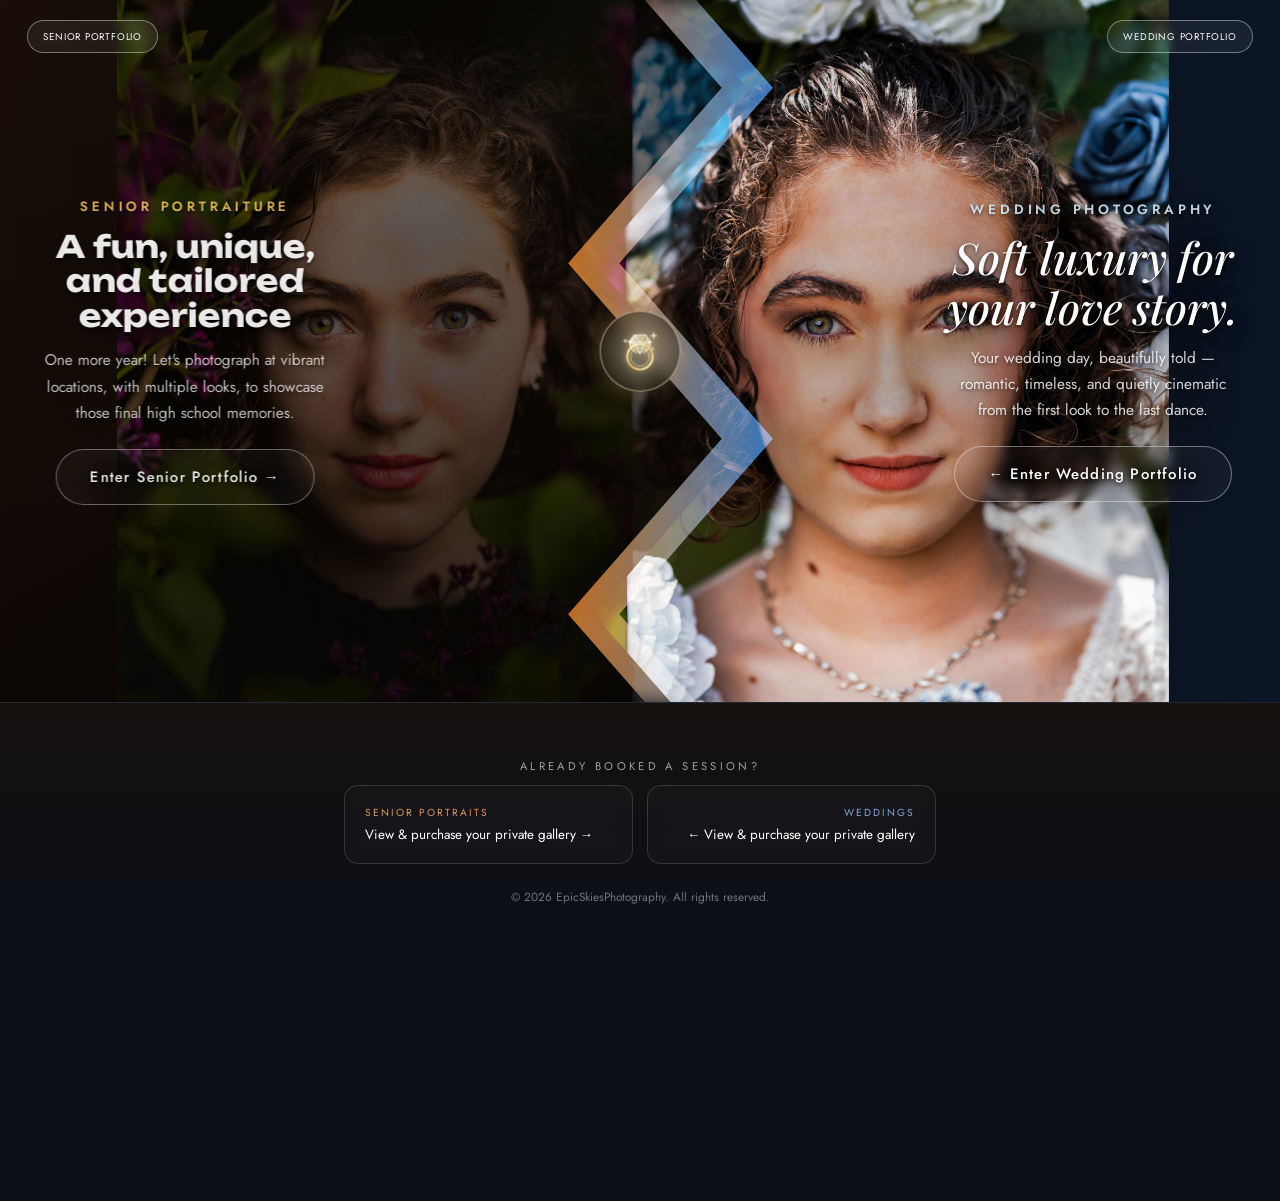
<file: index.html>
<!DOCTYPE html>
<html lang="en">
  <head>
    <meta charset="UTF-8" />
    <meta name="viewport" content="width=device-width, initial-scale=1.0" />
    <title>EpicSkiesPhotography — Senior Portraits & Weddings</title>
    <meta name="description" content="EpicSkiesPhotography — bold senior portrait sessions and romantic wedding storytelling. View portfolios, book your session, and access your private gallery." />
    <link rel="icon" type="image/png" href="assets/img/logo3.png" />
    <link rel="preconnect" href="https://fonts.googleapis.com" />
    <link rel="preconnect" href="https://fonts.gstatic.com" crossorigin />
    <link
      href="https://fonts.googleapis.com/css2?family=Playfair+Display:ital,wght@0,500;0,600;1,500;1,600&family=Unbounded:wght@600;700&family=Jost:wght@400;500;600&display=swap"
      rel="stylesheet"
    />
    <link rel="stylesheet" href="assets/css/landing.css?v=19" />
  </head>
  <body class="landing">
    <div class="landing-topbar">
      <a class="landing-login" href="senior/portfolio.html">Senior Portfolio</a>
      <a class="landing-login" href="wedding/portfolio.html">Wedding Portfolio</a>
    </div>

    <main class="split-stage" id="splitStage" aria-label="Choose your photography experience">
      <a href="senior/index.html" class="split-panel split-panel--senior" data-panel="left" aria-label="Enter the Senior Portraits site">
        <div class="split-media"></div>
        <div class="split-overlay"></div>
        <div class="split-content">
          <span class="split-kicker">Senior Portraiture</span>
          <h2>A fun, unique, and tailored experience</h2>
          <p>One more year! Let's photograph at vibrant locations, with multiple looks, to showcase those final high school memories.</p>
          <span class="split-cta">Enter Senior Portfolio →</span>
        </div>
      </a>

      <a href="wedding/index.html" class="split-panel split-panel--wedding" data-panel="right" aria-label="Enter the Weddings site">
        <div class="split-media"></div>
        <div class="split-overlay"></div>
        <div class="split-content">
          <span class="split-kicker">Wedding Photography</span>
          <h2>Soft luxury for your love story.</h2>
          <p>Your wedding day, beautifully told — romantic, timeless, and quietly cinematic from the first look to the last dance.</p>
          <span class="split-cta">← Enter Wedding Portfolio</span>
        </div>
      </a>

      <div class="seam-glow" aria-hidden="true"></div>

      <div class="split-center-mark" aria-hidden="true">
        <div class="center-icon-layer is-diploma">
          <svg viewBox="0 0 64 64">
            <defs>
              <linearGradient id="diplomaPaper" x1="8" y1="48" x2="56" y2="10" gradientUnits="userSpaceOnUse">
                <stop stop-color="#8fbaff" stop-opacity=".16" />
                <stop offset="1" stop-color="#f8fbff" stop-opacity=".42" />
              </linearGradient>
            </defs>
            <path class="diploma-paper" d="M10.8 31.2 47.5 9.5c4.4-2.6 9.4 1.3 10.7 6 1.2 4.4-.5 8.2-4.2 9.5L17.3 47.4" />
            <path class="diploma-edge" d="M14.2 27.9 50.4 7.1M17.6 44.7 54 22.7" />
            <ellipse class="diploma-roll-face" cx="12.8" cy="39.3" rx="8.2" ry="10.1" transform="rotate(-24 12.8 39.3)" />
            <path class="diploma-spiral" d="M9.1 36.5c1.2-3 5.4-1.8 6.7 1.1 1.7 3.8-1.2 7.3-4.3 6.2-3.9-1.4-5.2-7.1-2.2-10.5 3.8-4.3 10.5-.5 11.2 5.1" />
            <path class="diploma-ribbon" d="M31.4 21.8c3.7-.8 7.3 2.2 8.3 5.9.9 3.5-.8 7-4.2 8.2l-6.1-3.4-1.6-7.2 3.6-3.5Z" />
            <path class="diploma-ribbon" d="m34.8 35.8 10.4 11.3-7.1-1.6-1.7 7.4-6.2-16.7M29.8 34.4l-1.2 17-4.2-6.1-6.2 3.9 7.1-15.8" />
          </svg>
        </div>
        <div class="center-icon-layer is-ring">
          <svg viewBox="0 0 64 64">
            <defs>
              <linearGradient id="diamondGlow" x1="21" y1="12" x2="43" y2="31" gradientUnits="userSpaceOnUse">
                <stop stop-color="#fff" stop-opacity=".9" />
                <stop offset=".5" stop-color="#ffe5a3" stop-opacity=".4" />
                <stop offset="1" stop-color="#fff" stop-opacity=".12" />
              </linearGradient>
              <linearGradient id="ringGold" x1="15" y1="22" x2="49" y2="59" gradientUnits="userSpaceOnUse">
                <stop stop-color="#fff7d2" />
                <stop offset=".48" stop-color="#d9ad57" />
                <stop offset="1" stop-color="#fff3bd" />
              </linearGradient>
            </defs>
            <circle class="ring-band" cx="32" cy="40.5" r="18.5" />
            <circle class="ring-inner" cx="32" cy="40.5" r="13.8" />
            <path class="ring-setting" d="m17 19.2 1.1 8 8.2 7.1M47 19.2l-1.1 8-8.2 7.1M22.3 13.5l-3.9 5.7M41.7 13.5l3.9 5.7" />
            <path class="gem-fill" d="m15.8 18.7 7.7-10h17l7.7 10L32 36.2 15.8 18.7Z" />
            <path class="gem-line" d="M15.8 18.7h32.4M23.5 8.7 32 18.7l8.5-10M15.8 18.7l10.3 2.9L32 36.2l5.9-14.6 10.3-2.9M26.1 21.6h11.8" />
            <path class="sparkle sparkle-one" d="M52.2 5.8v8M48.2 9.8h8" />
            <path class="sparkle sparkle-two" d="M10.8 15v5M8.3 17.5h5" />
            <path class="sparkle sparkle-three" d="M50.5 27v4M48.5 29h4" />
          </svg>
        </div>
      </div>

    </main>

    <footer class="landing-footer" id="gallery-links">
      <p class="eyebrow" style="color:rgba(255,255,255,.6); letter-spacing:.3em; text-transform:uppercase;">Already booked a session?</p>
      <div class="footer-grid">
        <a class="footer-link-card footer-link-card--senior" href="senior/gallery.html">
          <span>Senior Portraits</span>
          View &amp; purchase your private gallery →
        </a>
        <a class="footer-link-card footer-link-card--wedding" href="wedding/gallery.html">
          <span>Weddings</span>
          ← View &amp; purchase your private gallery
        </a>
      </div>
      <p class="meta">© 2026 EpicSkiesPhotography. All rights reserved.</p>
    </footer>

    <script src="assets/js/landing.js?v=2"></script>
  </body>
</html>
</file>
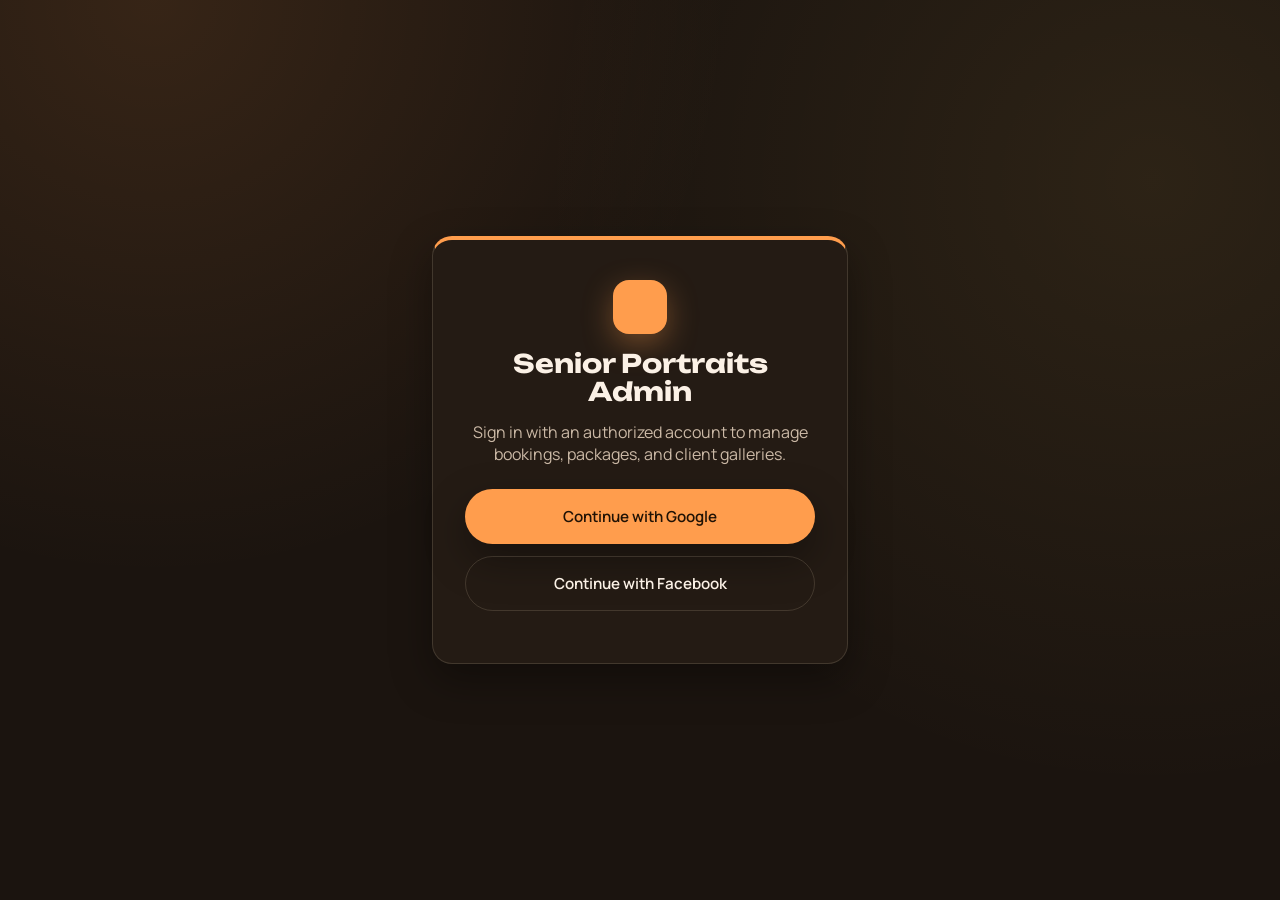
<file: adminsenior/index.html>
<!DOCTYPE html>
<html lang="en">
  <head>
    <meta charset="UTF-8" />
    <meta name="viewport" content="width=device-width, initial-scale=1.0" />
    <meta name="robots" content="noindex, nofollow" />
    <link rel="icon" type="image/png" href="../assets/img/logo3.png" />
    <title>Admin — Senior Portraits | EpicSkiesPhotography</title>
    <link rel="preconnect" href="https://fonts.googleapis.com" />
    <link rel="preconnect" href="https://fonts.gstatic.com" crossorigin />
    <link href="https://fonts.googleapis.com/css2?family=Unbounded:wght@600;700&family=Manrope:wght@400;500;600;700&display=swap" rel="stylesheet" />
    <link rel="stylesheet" href="../assets/css/base.css?v=6" />
    <link rel="stylesheet" href="../assets/css/theme-senior.css?v=3" />
    <link rel="stylesheet" href="../assets/css/admin.css?v=7" />
  </head>
  <body class="admin-body">
    <div class="admin-gate">
      <div class="admin-gate-card">
        <div class="icon-badge"></div>
        <h1>Senior Portraits Admin</h1>
        <p>Sign in with an authorized account to manage bookings, packages, and client galleries.</p>
        <button class="btn btn-admin-primary admin-gate-google" type="button">Continue with Google</button>
        <button class="btn btn-outline admin-gate-facebook" type="button">Continue with Facebook</button>
      </div>
    </div>

    <div class="admin-denied is-hidden">
      <div class="admin-gate-card">
        <h1>Not authorized</h1>
        <p>This account doesn't have admin access to the Senior Portraits site.</p>
        <a class="btn btn-outline" href="../index.html">Back to Main Site</a>
      </div>
    </div>

    <div class="admin-dashboard is-hidden">
      <header class="admin-topbar">
        <span class="admin-brand">EpicSkiesPhotography — Senior Admin</span>
        <div class="admin-topbar-right">
          <span class="admin-user-email"></span>
          <button class="btn btn-outline admin-signout-btn" type="button">Sign out</button>
        </div>
      </header>

      <div class="admin-layout">
        <nav class="admin-sidebar">
          <button class="admin-nav-btn is-active" data-panel="bookings" type="button">Bookings</button>
          <button class="admin-nav-btn" data-panel="availability" type="button">Availability &amp; Calendar</button>
          <button class="admin-nav-btn" data-panel="packages" type="button">Packages &amp; Pricing</button>
          <button class="admin-nav-btn" data-panel="gallery" type="button">Gallery / Photo Management</button>
          <button class="admin-nav-btn" data-panel="portfolio" type="button">Public Portfolio</button>
          <button class="admin-nav-btn" data-panel="members" type="button">Members &amp; Roles</button>
        </nav>

        <main class="admin-main">
          <section class="admin-panel" data-panel="bookings">
            <h2>Bookings</h2>
            <p class="admin-stub-note">Coming in Phase 5 — booking requests submitted from the Senior site will appear here for review.</p>
          </section>
          <section class="admin-panel is-hidden" data-panel="availability">
            <h2>Availability &amp; Calendar</h2>
            <p class="admin-stub-note">Coming in Phase 5 — block or open dates, set session hours and locations.</p>
          </section>
          <section class="admin-panel is-hidden" data-panel="packages">
            <h2>Packages &amp; Pricing</h2>
            <div class="admin-card">
              <h3>À la carte tiers</h3>
              <p class="admin-stub-note">Clients selecting photos from their gallery pay whatever the smallest tier covering their selection costs — e.g. a tier at 5 photos for $175 means any 1-5 photos cost $175 total. Set "Max photos" blank for a full-gallery tier.</p>
              <div class="pricing-tier-list"></div>
              <button type="button" class="btn btn-outline pricing-add-tier-btn" style="margin-top:1rem;">Add New Tier</button>
            </div>
          </section>
          <section class="admin-panel is-hidden" data-panel="gallery">
            <h2>Gallery / Photo Management</h2>

            <div class="admin-card">
              <h3>Create a new gallery</h3>
              <div class="admin-form-row">
                <input type="text" class="gallery-title-input" placeholder="e.g. Maya R. — Senior Session 2026" />
                <input type="date" class="gallery-date-input" />
                <button class="btn btn-admin-primary gallery-create-btn" type="button">Create Gallery</button>
              </div>
            </div>

            <div class="admin-card">
              <h3>Watermark image library</h3>
              <p class="admin-stub-note">Upload a logo/graphic here once — it becomes selectable as a watermark whenever you upload or watermark photos below.</p>
              <div class="file-picker">
                <label class="btn btn-outline file-picker-btn" for="watermark-image-file">Browse Watermark…</label>
                <input type="file" id="watermark-image-file" class="watermark-image-file" accept="image/*" hidden />
                <span class="file-picker-name watermark-file-name">No file selected</span>
                <button class="btn btn-admin-primary watermark-image-upload-btn" type="button">Upload as Watermark Image</button>
                <button class="btn btn-outline watermark-preview-btn" type="button">Preview Watermarks</button>
              </div>
            </div>

            <div class="admin-card">
              <h3>Upload photos</h3>
              <p class="admin-stub-note">Photos upload one at a time — if one fails (too large, connection drop), the ones before it stay uploaded and only the failed file needs a retry.</p>

              <div class="admin-field-group">
                <label class="admin-field-label">Gallery</label>
                <div class="admin-form-row">
                  <select class="gallery-select"></select>
                  <button type="button" class="btn btn-outline gallery-delete-btn">Delete Gallery</button>
                </div>
              </div>

              <div class="admin-field-group">
                <label class="admin-field-label">Photos to upload</label>
                <div class="file-picker">
                  <label class="btn btn-outline file-picker-btn" for="gallery-file-input">Browse Photos…</label>
                  <input type="file" id="gallery-file-input" class="gallery-file-input" multiple accept="image/*" hidden />
                  <span class="file-picker-name gallery-file-name">No files selected</span>
                </div>
              </div>

              <label class="admin-checkbox-row">
                <input type="checkbox" class="watermark-toggle" />
                Upload photos with watermark
              </label>

              <button class="btn btn-admin-primary gallery-upload-btn" type="button" style="width:100%; margin-top:0.5rem;">Upload Selected Photos</button>
              <ul class="upload-progress-list"></ul>
            </div>

            <div class="admin-card">
              <div class="admin-card-header">
                <h3>Photos in this gallery</h3>
                <div class="admin-form-row" style="margin:0;">
                  <button class="btn btn-outline gallery-watermark-selected-btn" type="button">Apply Watermark to Selected</button>
                  <button class="btn btn-outline gallery-delete-selected-btn" type="button">Delete Selected</button>
                </div>
              </div>
              <div class="gallery-filter-options">
                <div class="admin-field-group image-scaling-panel">
                  <label class="admin-field-label">Image resolution scaling</label>
                  <div class="admin-form-row">
                    <select class="watermark-resolution"><option value="2400">2400px — High</option><option value="1920">1920px — Large screen</option><option value="1600" selected>1600px — Recommended</option><option value="1280">1280px — Medium</option><option value="960">960px — Small</option><option value="640">640px — Very small</option><option value="480">480px — Lowest</option></select>
                    <select class="watermark-quality"><option value="95">95% — Maximum quality</option><option value="90">90% — Very high</option><option value="85" selected>85% — Recommended</option><option value="75">75% — Smaller file</option><option value="65">65% — Fast loading</option><option value="50">50% — Lowest quality</option></select>
                  </div>
                </div>
                <div class="admin-field-group"><label class="admin-field-label">Watermark pattern</label><select class="watermark-style"><option value="diagonal">Diagonal</option><option value="tiled">Tiled</option><option value="scrolling">Moving marquee (customer gallery)</option></select></div>
                <div class="admin-field-group"><label class="admin-field-label">Watermark text</label><input type="text" class="watermark-text" placeholder="Watermark text" value="EpicSkiesPhotography — PROOF" /></div>
                <div class="admin-field-group"><label class="admin-field-label">Watermark text appearance</label><div class="admin-form-row"><label class="filter-control-label">Font size<select class="watermark-font-size"><option value="20">Small — 20px</option><option value="30">Medium — 30px</option><option value="42" selected>Large — 42px</option><option value="56">Extra large — 56px</option><option value="72">Maximum — 72px</option></select></label><label class="filter-control-label">Opacity<select class="watermark-opacity"><option value="0.25">Light — 25%</option><option value="0.35" selected>Normal — 35%</option><option value="0.5">Strong — 50%</option><option value="0.7">Bold — 70%</option></select></label><label class="watermark-color-control">Color <input type="color" class="watermark-font-color" value="#ffffff" /></label></div></div>
                <div class="admin-field-group"><label class="admin-field-label">Watermark image (optional — overrides text)</label><select class="watermark-image-select"><option value="">Text watermark (no image)</option></select></div>
                <div class="admin-field-group"><label class="admin-field-label">Apply current filters to a whole album</label><div class="admin-form-row"><select class="gallery-filter-album-select"></select><button class="btn btn-admin-primary gallery-filter-album-btn" type="button">Apply Current Filters to Whole Album</button></div></div>
              </div>
              <p class="admin-stub-note">The controls above set the watermark, resolution, and quality used for selected photos, whole albums, and watermarked uploads.</p>
              <div class="gallery-photo-grid"></div>
            </div>

            <div class="admin-card">
              <h3>Who can view this gallery</h3>
              <p class="admin-stub-note">Choose any registered account, or enter an email as a fallback. A client appears here after signing in at least once.</p>
              <div class="admin-form-row">
                <select class="gallery-member-select"><option value="">Select a registered user…</option></select>
                <input type="email" class="gallery-member-email" placeholder="client@email.com" />
                <button type="button" class="btn btn-admin-primary gallery-member-add-btn">Add Access</button>
              </div>
              <div class="gallery-member-list" style="margin-top:1rem;"></div>
            </div>
          </section>
          <section class="admin-panel is-hidden" data-panel="portfolio">
            <h2>Public Senior Portfolio</h2>
            <div class="admin-card">
              <p class="admin-stub-note">Upload or remove photographs shown on the public Senior Portrait portfolio. Images are resized for the grid while retaining a high-resolution lightbox copy.</p>
              <div class="file-picker">
                <label class="btn btn-outline file-picker-btn" for="portfolio-file-input">Choose Portfolio Photos…</label>
                <input type="file" id="portfolio-file-input" class="portfolio-file-input" multiple accept="image/*" hidden />
                <span class="file-picker-name portfolio-file-name">No files selected</span>
                <button class="btn btn-admin-primary portfolio-upload-btn" type="button">Upload to Portfolio</button>
              </div>
              <ul class="portfolio-progress-list upload-progress-list"></ul>
              <div class="portfolio-admin-grid gallery-photo-grid"></div>
            </div>
          </section>
          <section class="admin-panel is-hidden" data-panel="members">
            <h2>Members &amp; Roles</h2>
            <p class="admin-stub-note">Coming in Phase 4 — assign clients to galleries by email and manage admin roles.</p>
          </section>
        </main>
      </div>
    </div>

    <script src="../assets/js/main.js?v=2"></script>
    <script>
      window.ADMIN_CONFIG = { site: 'senior' };
    </script>
    <script type="module" src="../assets/js/admin.js?v=10"></script>
    <script type="module" src="../assets/js/portfolio-admin.js?v=2"></script>
  </body>
</html>
</file>
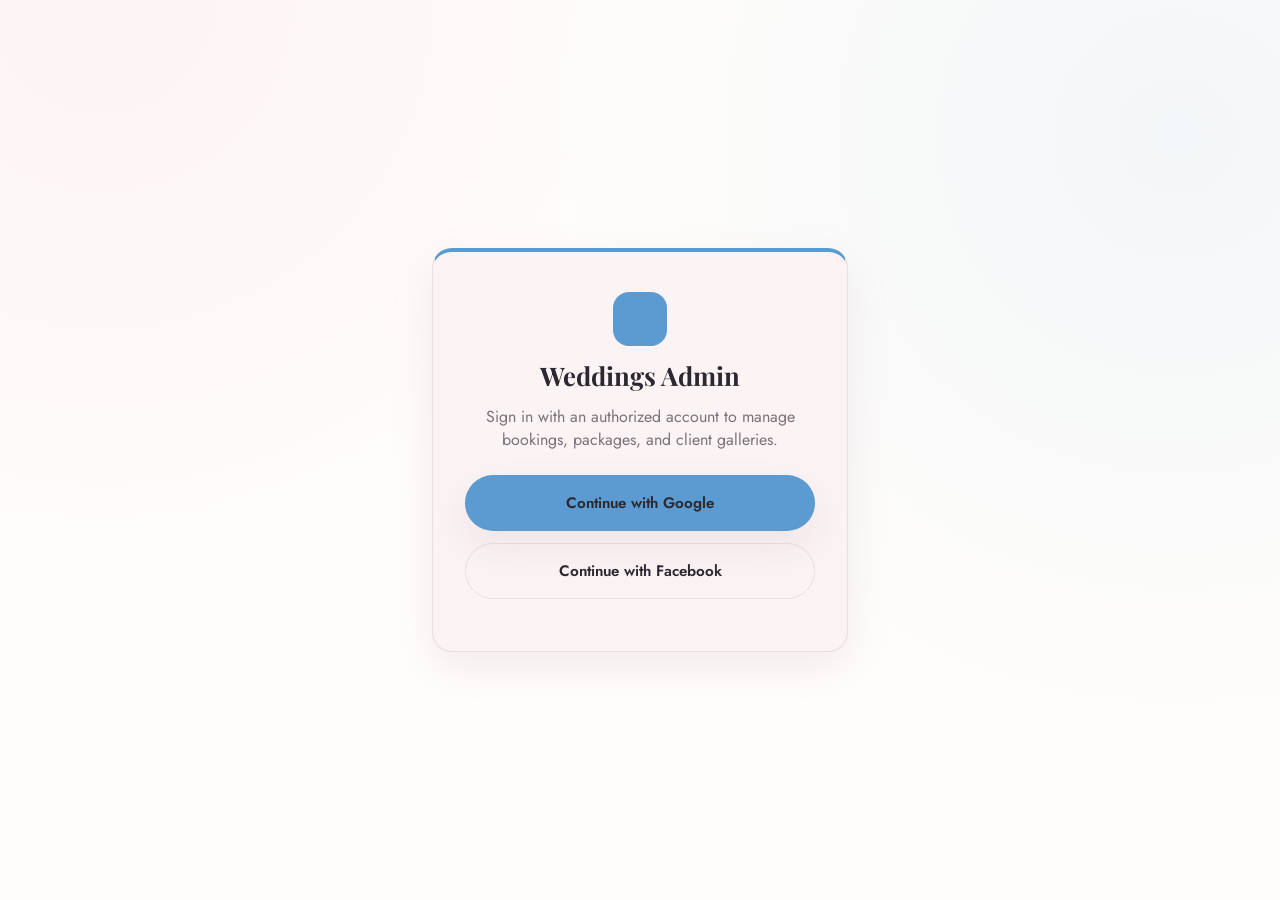
<file: adminwedding/index.html>
<!DOCTYPE html>
<html lang="en">
  <head>
    <meta charset="UTF-8" />
    <meta name="viewport" content="width=device-width, initial-scale=1.0" />
    <meta name="robots" content="noindex, nofollow" />
    <link rel="icon" type="image/png" href="../assets/img/Logo1.png" />
    <title>Admin — Weddings | EpicSkiesPhotography</title>
    <link rel="preconnect" href="https://fonts.googleapis.com" />
    <link rel="preconnect" href="https://fonts.gstatic.com" crossorigin />
    <link href="https://fonts.googleapis.com/css2?family=Playfair+Display:ital,wght@0,500;0,600;1,500&family=Jost:wght@400;500;600&display=swap" rel="stylesheet" />
    <link rel="stylesheet" href="../assets/css/base.css?v=6" />
    <link rel="stylesheet" href="../assets/css/theme-wedding.css?v=3" />
    <link rel="stylesheet" href="../assets/css/admin.css?v=7" />
  </head>
  <body class="admin-body">
    <div class="admin-gate">
      <div class="admin-gate-card">
        <div class="icon-badge"></div>
        <h1>Weddings Admin</h1>
        <p>Sign in with an authorized account to manage bookings, packages, and client galleries.</p>
        <button class="btn btn-admin-primary admin-gate-google" type="button">Continue with Google</button>
        <button class="btn btn-outline admin-gate-facebook" type="button">Continue with Facebook</button>
      </div>
    </div>

    <div class="admin-denied is-hidden">
      <div class="admin-gate-card">
        <h1>Not authorized</h1>
        <p>This account doesn't have admin access to the Weddings site.</p>
        <a class="btn btn-outline" href="../index.html">Back to Main Site</a>
      </div>
    </div>

    <div class="admin-dashboard is-hidden">
      <header class="admin-topbar">
        <span class="admin-brand">EpicSkiesPhotography — Weddings Admin</span>
        <div class="admin-topbar-right">
          <span class="admin-user-email"></span>
          <button class="btn btn-outline admin-signout-btn" type="button">Sign out</button>
        </div>
      </header>

      <div class="admin-layout">
        <nav class="admin-sidebar">
          <button class="admin-nav-btn is-active" data-panel="bookings" type="button">Bookings</button>
          <button class="admin-nav-btn" data-panel="availability" type="button">Availability &amp; Calendar</button>
          <button class="admin-nav-btn" data-panel="packages" type="button">Packages &amp; Pricing</button>
          <button class="admin-nav-btn" data-panel="gallery" type="button">Gallery / Photo Management</button>
          <button class="admin-nav-btn" data-panel="members" type="button">Members &amp; Roles</button>
        </nav>

        <main class="admin-main">
          <section class="admin-panel" data-panel="bookings">
            <h2>Bookings</h2>
            <p class="admin-stub-note">Coming in Phase 5 — booking requests submitted from the Wedding site will appear here for review.</p>
          </section>
          <section class="admin-panel is-hidden" data-panel="availability">
            <h2>Availability &amp; Calendar</h2>
            <p class="admin-stub-note">Coming in Phase 5 — block or open dates, set session hours and locations.</p>
          </section>
          <section class="admin-panel is-hidden" data-panel="packages">
            <h2>Packages &amp; Pricing</h2>
            <div class="admin-card">
              <h3>Packages</h3>
              <p class="admin-stub-note">Each package has a base price + what's included, plus an optional single add-on (e.g. more photos, a USB stick, a photo book).</p>
              <div class="pricing-package-list"></div>
              <button type="button" class="btn btn-outline pricing-add-package-btn" style="margin-top:1rem;">Add New Package</button>
            </div>

            <div class="admin-card">
              <h3>Gallery photo tiers (optional)</h3>
              <p class="admin-stub-note">Leave this empty if your package price already covers all delivered photos. Only add tiers here if you want to offer extra prints/downloads for purchase from the delivered gallery.</p>
              <div class="pricing-wedding-tier-list"></div>
              <button type="button" class="btn btn-outline pricing-add-wedding-tier-btn" style="margin-top:1rem;">Add New Tier</button>
            </div>
          </section>
          <section class="admin-panel is-hidden" data-panel="gallery">
            <h2>Gallery / Photo Management</h2>

            <div class="admin-card">
              <h3>Create a new gallery</h3>
              <div class="admin-form-row">
                <input type="text" class="gallery-title-input" placeholder="e.g. Smith Wedding — June 2026" />
                <input type="date" class="gallery-date-input" />
                <button class="btn btn-admin-primary gallery-create-btn" type="button">Create Gallery</button>
              </div>
            </div>

            <div class="admin-card">
              <h3>Watermark image library</h3>
              <p class="admin-stub-note">Upload a logo/graphic here once — it becomes selectable as a watermark whenever you upload or watermark photos below.</p>
              <div class="file-picker">
                <label class="btn btn-outline file-picker-btn" for="watermark-image-file">Browse Watermark…</label>
                <input type="file" id="watermark-image-file" class="watermark-image-file" accept="image/*" hidden />
                <span class="file-picker-name watermark-file-name">No file selected</span>
                <button class="btn btn-admin-primary watermark-image-upload-btn" type="button">Upload as Watermark Image</button>
                <button class="btn btn-outline watermark-preview-btn" type="button">Preview Watermarks</button>
              </div>
            </div>

            <div class="admin-card">
              <h3>Upload photos</h3>
              <p class="admin-stub-note">Photos upload one at a time — if one fails (too large, connection drop), the ones before it stay uploaded and only the failed file needs a retry.</p>

              <div class="admin-field-group">
                <label class="admin-field-label">Gallery</label>
                <div class="admin-form-row">
                  <select class="gallery-select"></select>
                  <button type="button" class="btn btn-outline gallery-delete-btn">Delete Gallery</button>
                </div>
              </div>

              <div class="admin-field-group">
                <label class="admin-field-label">Photos to upload</label>
                <div class="file-picker">
                  <label class="btn btn-outline file-picker-btn" for="gallery-file-input">Browse Photos…</label>
                  <input type="file" id="gallery-file-input" class="gallery-file-input" multiple accept="image/*" hidden />
                  <span class="file-picker-name gallery-file-name">No files selected</span>
                </div>
              </div>

              <label class="admin-checkbox-row">
                <input type="checkbox" class="watermark-toggle" />
                Upload photos with watermark
              </label>

              <button class="btn btn-admin-primary gallery-upload-btn" type="button" style="width:100%; margin-top:0.5rem;">Upload Selected Photos</button>
              <ul class="upload-progress-list"></ul>
            </div>

            <div class="admin-card">
              <div class="admin-card-header">
                <h3>Photos in this gallery</h3>
                <div class="admin-form-row" style="margin:0;">
                  <button class="btn btn-outline gallery-watermark-selected-btn" type="button">Apply Watermark to Selected</button>
                  <button class="btn btn-outline gallery-delete-selected-btn" type="button">Delete Selected</button>
                </div>
              </div>
              <div class="gallery-filter-options">
                <div class="admin-field-group image-scaling-panel">
                  <label class="admin-field-label">Image resolution scaling</label>
                  <div class="admin-form-row">
                    <select class="watermark-resolution"><option value="2400">2400px — High</option><option value="1920">1920px — Large screen</option><option value="1600" selected>1600px — Recommended</option><option value="1280">1280px — Medium</option><option value="960">960px — Small</option><option value="640">640px — Very small</option><option value="480">480px — Lowest</option></select>
                    <select class="watermark-quality"><option value="95">95% — Maximum quality</option><option value="90">90% — Very high</option><option value="85" selected>85% — Recommended</option><option value="75">75% — Smaller file</option><option value="65">65% — Fast loading</option><option value="50">50% — Lowest quality</option></select>
                  </div>
                </div>
                <div class="admin-field-group"><label class="admin-field-label">Watermark pattern</label><select class="watermark-style"><option value="diagonal">Diagonal</option><option value="tiled">Tiled</option><option value="scrolling">Moving marquee (customer gallery)</option></select></div>
                <div class="admin-field-group"><label class="admin-field-label">Watermark text</label><input type="text" class="watermark-text" placeholder="Watermark text" value="EpicSkiesPhotography — PROOF" /></div>
                <div class="admin-field-group"><label class="admin-field-label">Watermark text appearance</label><div class="admin-form-row"><label class="filter-control-label">Font size<select class="watermark-font-size"><option value="20">Small — 20px</option><option value="30">Medium — 30px</option><option value="42" selected>Large — 42px</option><option value="56">Extra large — 56px</option><option value="72">Maximum — 72px</option></select></label><label class="filter-control-label">Opacity<select class="watermark-opacity"><option value="0.25">Light — 25%</option><option value="0.35" selected>Normal — 35%</option><option value="0.5">Strong — 50%</option><option value="0.7">Bold — 70%</option></select></label><label class="watermark-color-control">Color <input type="color" class="watermark-font-color" value="#ffffff" /></label></div></div>
                <div class="admin-field-group"><label class="admin-field-label">Watermark image (optional — overrides text)</label><select class="watermark-image-select"><option value="">Text watermark (no image)</option></select></div>
                <div class="admin-field-group"><label class="admin-field-label">Apply current filters to a whole album</label><div class="admin-form-row"><select class="gallery-filter-album-select"></select><button class="btn btn-admin-primary gallery-filter-album-btn" type="button">Apply Current Filters to Whole Album</button></div></div>
              </div>
              <p class="admin-stub-note">The controls above set the watermark, resolution, and quality used for selected photos, whole albums, and watermarked uploads.</p>
              <div class="gallery-photo-grid"></div>
            </div>

            <div class="admin-card">
              <h3>Who can view this gallery</h3>
              <p class="admin-stub-note">Choose any registered account, or enter an email as a fallback. A client appears here after signing in at least once.</p>
              <div class="admin-form-row">
                <select class="gallery-member-select"><option value="">Select a registered user…</option></select>
                <input type="email" class="gallery-member-email" placeholder="client@email.com" />
                <button type="button" class="btn btn-admin-primary gallery-member-add-btn">Add Access</button>
              </div>
              <div class="gallery-member-list" style="margin-top:1rem;"></div>
            </div>
          </section>
          <section class="admin-panel is-hidden" data-panel="members">
            <h2>Members &amp; Roles</h2>
            <p class="admin-stub-note">Coming in Phase 4 — assign clients to galleries by email and manage admin roles.</p>
          </section>
        </main>
      </div>
    </div>

    <script src="../assets/js/main.js?v=2"></script>
    <script>
      window.ADMIN_CONFIG = { site: 'wedding' };
    </script>
    <script type="module" src="../assets/js/admin.js?v=10"></script>
  </body>
</html>
</file>
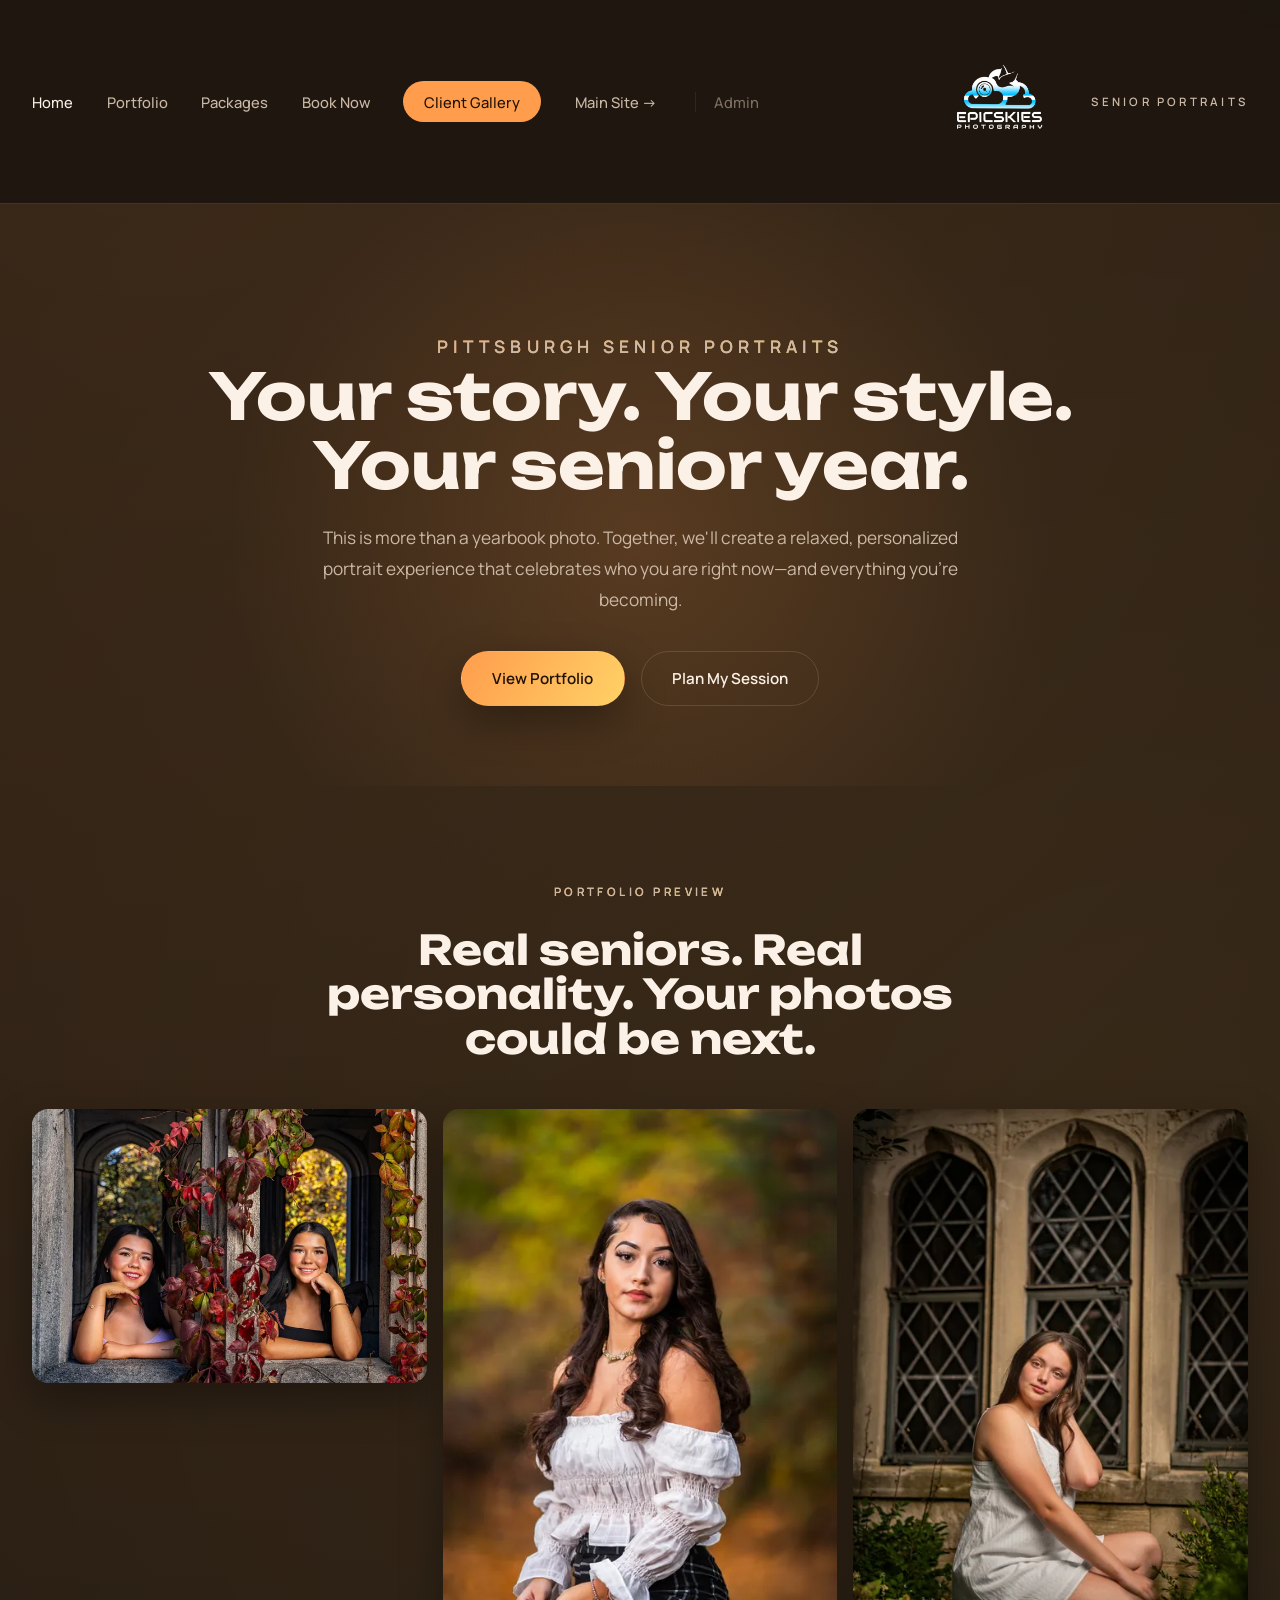
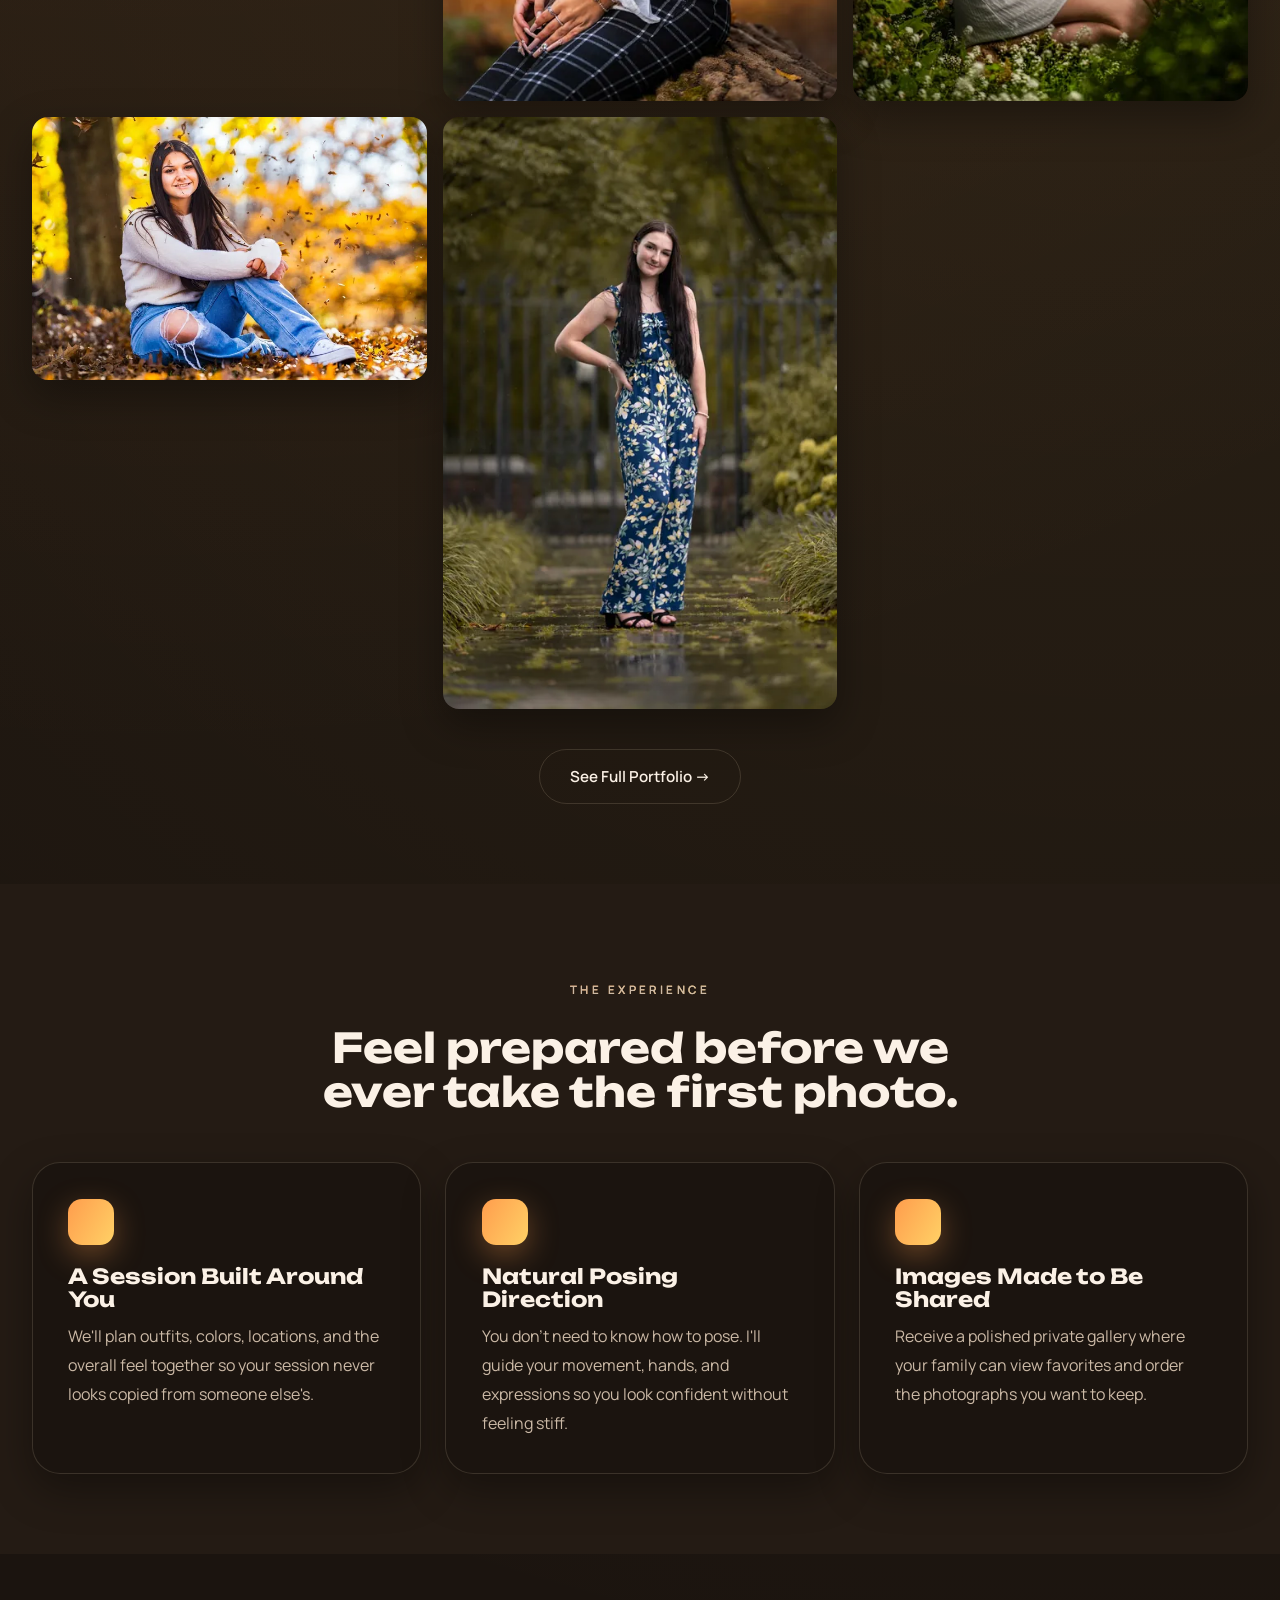
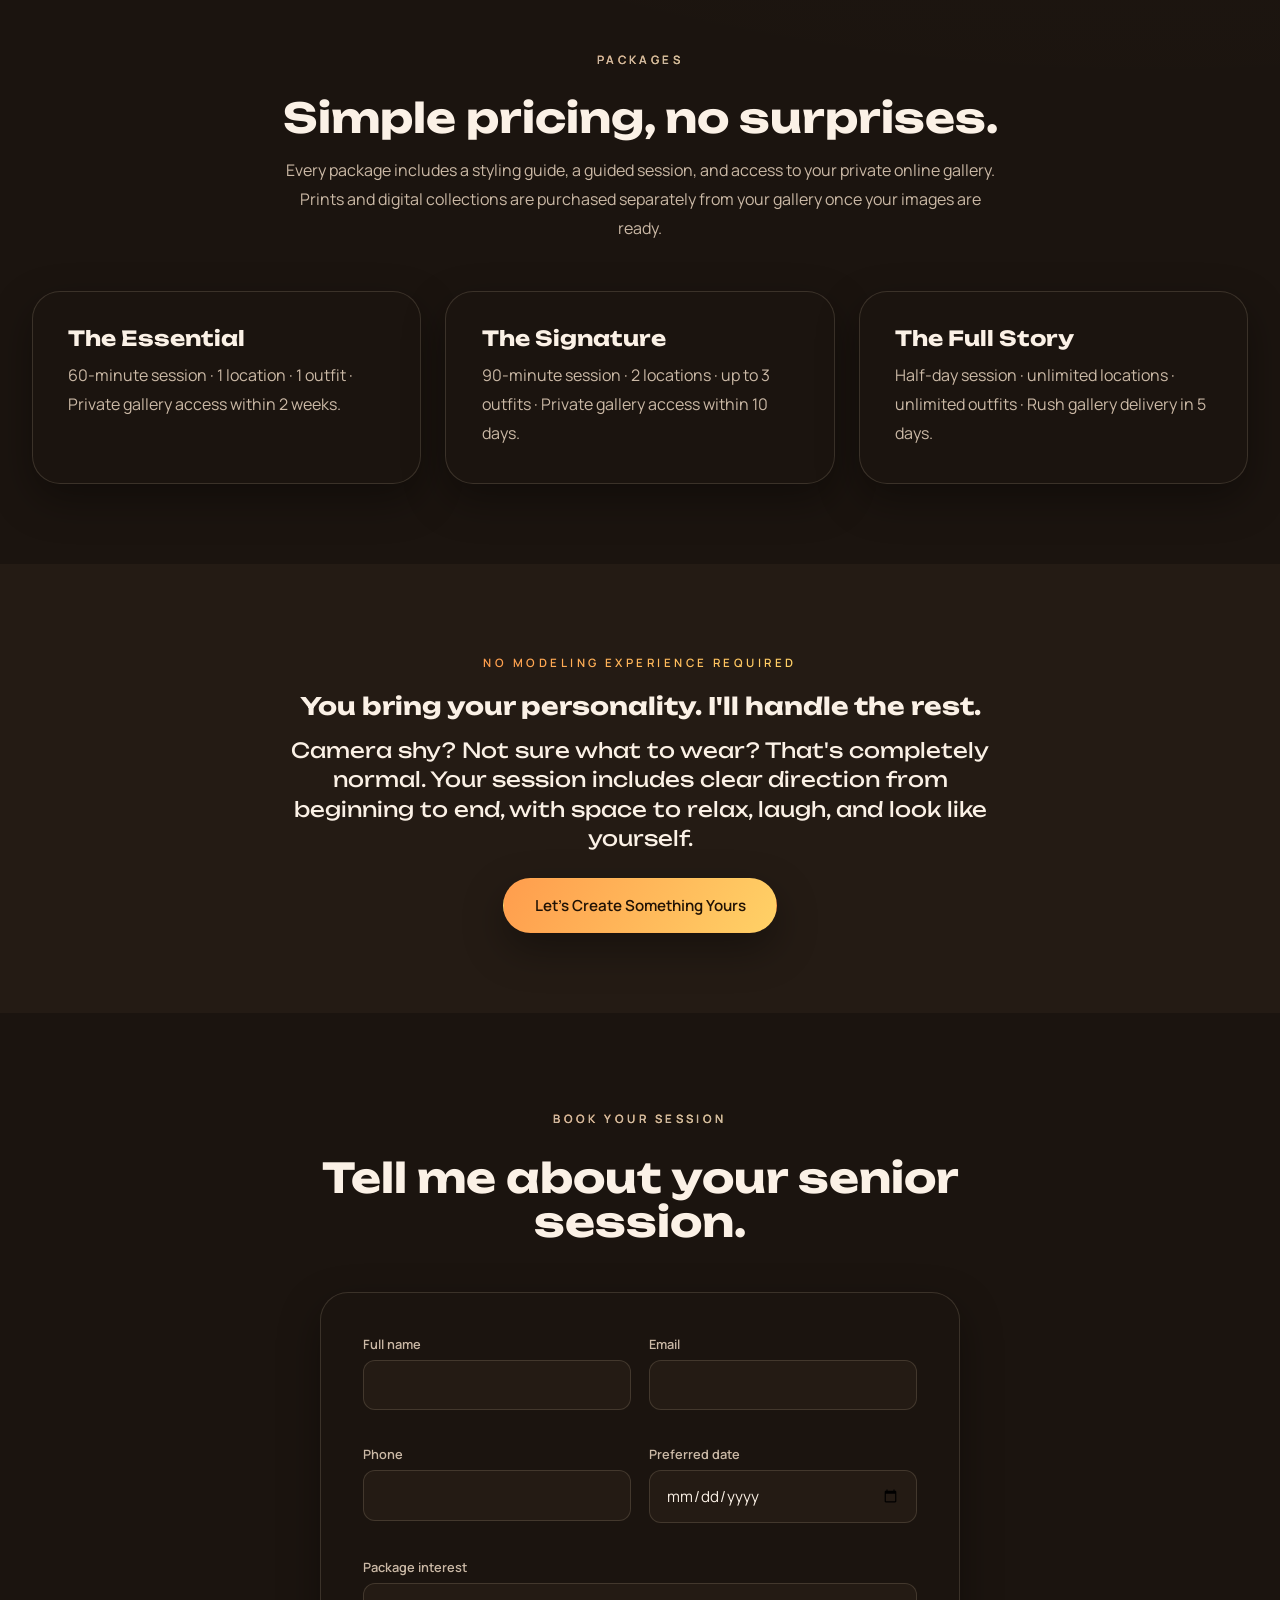
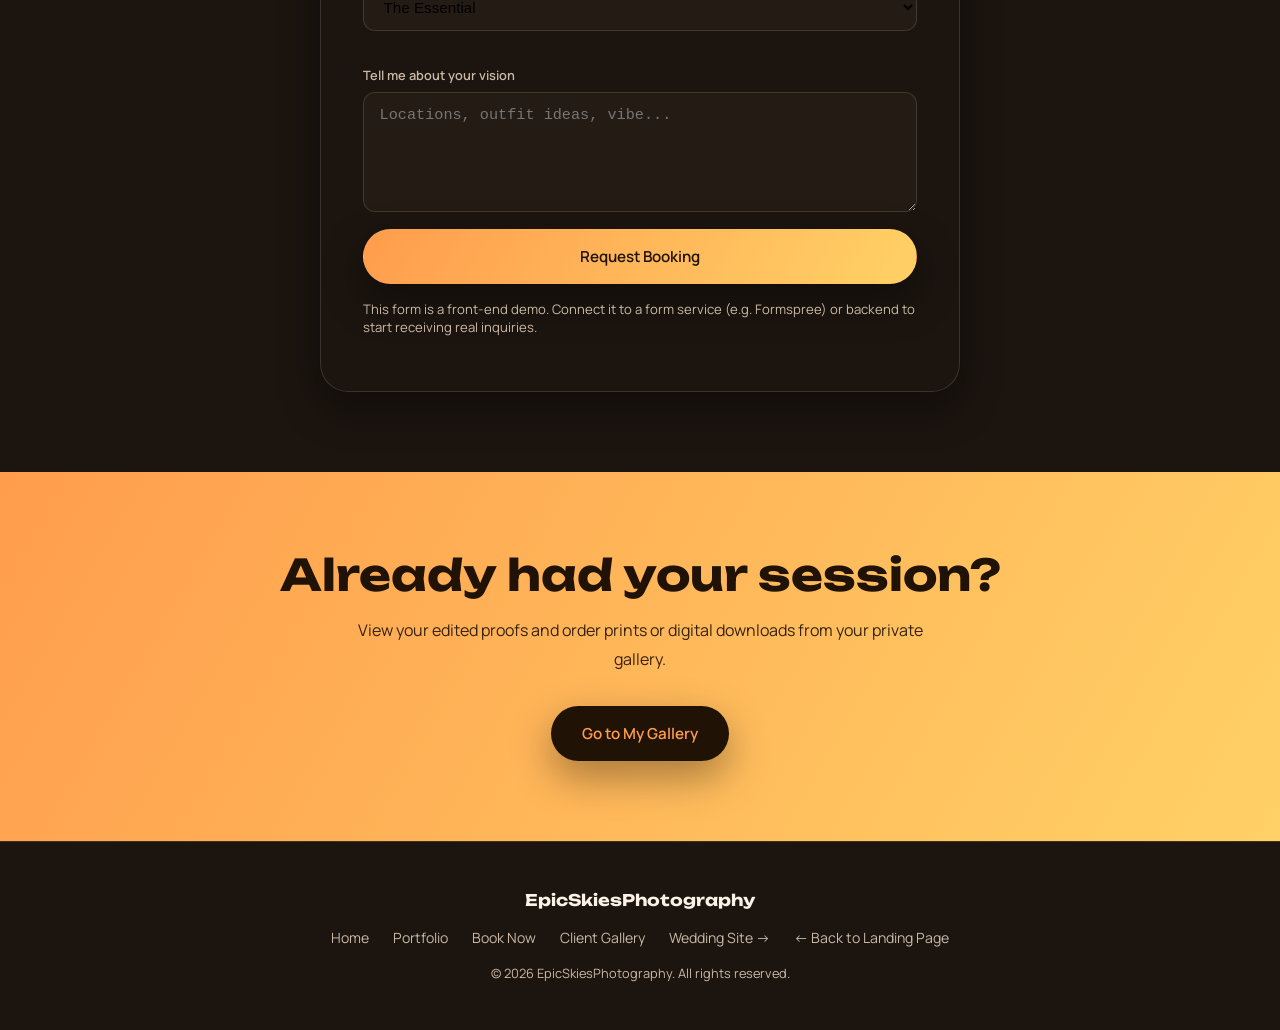
<file: senior/index.html>
<!DOCTYPE html>
<html lang="en">
  <head>
    <meta charset="UTF-8" />
    <meta name="viewport" content="width=device-width, initial-scale=1.0" />
    <link rel="icon" type="image/png" href="../assets/img/logo3.png" />
    <title>Pittsburgh Senior Portrait Photographer — EpicSkiesPhotography</title>
    <meta name="description" content="A relaxed, personalized senior portrait experience in Pittsburgh with outfit guidance, location planning, natural posing direction, and bold images that feel like you." />
    <link rel="preconnect" href="https://fonts.googleapis.com" />
    <link rel="preconnect" href="https://fonts.gstatic.com" crossorigin />
    <link href="https://fonts.googleapis.com/css2?family=Unbounded:wght@600;700&family=Manrope:wght@400;500;600;700&display=swap" rel="stylesheet" />
    <link rel="stylesheet" href="../assets/css/base.css?v=6" />
    <link rel="stylesheet" href="../assets/css/theme-senior.css?v=5" />
  </head>
  <body class="senior-home">
    <header class="site-header">
      <nav class="site-nav" aria-label="Primary navigation">
        <a href="index.html" class="is-active">Home</a>
        <a href="portfolio.html">Portfolio</a>
        <a href="#packages">Packages</a>
        <a href="#booking">Book Now</a>
        <a href="gallery.html" class="nav-cta">Client Gallery</a>
        <a href="../index.html" class="nav-back">Main Site →</a>
        <a href="../adminsenior/" class="admin-link">Admin</a>
      </nav>
      <div class="header-brand-group">
        <a class="brand" href="index.html"><img class="brand-mark" src="../assets/img/logo3.png" alt="EpicSkiesPhotography" /><span class="brand-sub">Senior Portraits</span></a>
      </div>
      <button class="nav-toggle" aria-label="Toggle navigation" aria-expanded="false"><span></span></button>
    </header>

    <main>
      <section class="page-hero">
        <p class="eyebrow">Pittsburgh Senior Portraits</p>
        <h1>Your story. Your style. Your senior year.</h1>
        <p>This is more than a yearbook photo. Together, we'll create a relaxed, personalized portrait experience that celebrates who you are right now—and everything you're becoming.</p>
        <div class="hero-actions">
          <a class="btn btn-primary" href="portfolio.html">View Portfolio</a>
          <a class="btn btn-outline" href="#booking">Plan My Session</a>
        </div>
      </section>

      <section class="section">
        <div class="section-intro">
          <p class="eyebrow">Portfolio preview</p>
          <h2>Real seniors. Real personality. Your photos could be next.</h2>
        </div>
        <div class="gallery-grid senior-preview-grid">
          <a class="gallery-item" href="portfolio.html">
            <img src="../assets/img/senior-portfolio/thumbs/pittsburgh-senior-portrait-03.webp" alt="EpicSkiesPhotography senior portrait in Pittsburgh" loading="lazy" />
          </a>
          <a class="gallery-item" href="portfolio.html">
            <img src="../assets/img/senior-portfolio/thumbs/pittsburgh-senior-portrait-12.webp" alt="Creative Pittsburgh high school senior portrait" loading="lazy" />
          </a>
          <a class="gallery-item" href="portfolio.html">
            <img src="../assets/img/senior-portfolio/thumbs/pittsburgh-senior-portrait-22.webp" alt="Natural senior portrait by EpicSkiesPhotography" loading="lazy" />
          </a>
          <a class="gallery-item" href="portfolio.html">
            <img src="../assets/img/senior-portfolio/thumbs/pittsburgh-senior-portrait-37.webp" alt="Editorial-style Pittsburgh senior picture" loading="lazy" />
          </a>
          <a class="gallery-item" href="portfolio.html">
            <img src="../assets/img/senior-portfolio/thumbs/pittsburgh-senior-portrait-46.webp" alt="Personalized senior photography session in Pittsburgh" loading="lazy" />
          </a>
        </div>
        <div style="text-align:center; margin-top:2.5rem;">
          <a class="btn btn-outline" href="portfolio.html">See Full Portfolio →</a>
        </div>
      </section>

      <section class="section section-alt">
        <div class="section-intro">
          <p class="eyebrow">The experience</p>
          <h2>Feel prepared before we ever take the first photo.</h2>
        </div>
        <div class="card-grid">
          <article class="feature-card">
            <div class="icon-badge"></div>
            <h3>A Session Built Around You</h3>
            <p>We'll plan outfits, colors, locations, and the overall feel together so your session never looks copied from someone else's.</p>
          </article>
          <article class="feature-card">
            <div class="icon-badge"></div>
            <h3>Natural Posing Direction</h3>
            <p>You don't need to know how to pose. I'll guide your movement, hands, and expressions so you look confident without feeling stiff.</p>
          </article>
          <article class="feature-card">
            <div class="icon-badge"></div>
            <h3>Images Made to Be Shared</h3>
            <p>Receive a polished private gallery where your family can view favorites and order the photographs you want to keep.</p>
          </article>
        </div>
      </section>

      <section id="packages" class="section">
        <div class="section-intro">
          <p class="eyebrow">Packages</p>
          <h2>Simple pricing, no surprises.</h2>
          <p>Every package includes a styling guide, a guided session, and access to your private online gallery. Prints and digital collections are purchased separately from your gallery once your images are ready.</p>
        </div>
        <div class="card-grid">
          <article class="feature-card">
            <h3>The Essential</h3>
            <p>60-minute session · 1 location · 1 outfit · Private gallery access within 2 weeks.</p>
          </article>
          <article class="feature-card">
            <h3>The Signature</h3>
            <p>90-minute session · 2 locations · up to 3 outfits · Private gallery access within 10 days.</p>
          </article>
          <article class="feature-card">
            <h3>The Full Story</h3>
            <p>Half-day session · unlimited locations · unlimited outfits · Rush gallery delivery in 5 days.</p>
          </article>
        </div>
      </section>

      <section class="section section-alt">
        <div class="testimonial-card senior-invitation">
          <p class="eyebrow">No modeling experience required</p>
          <h2>You bring your personality. I'll handle the rest.</h2>
          <p class="quote">Camera shy? Not sure what to wear? That's completely normal. Your session includes clear direction from beginning to end, with space to relax, laugh, and look like yourself.</p>
          <a class="btn btn-primary" href="#booking">Let's Create Something Yours</a>
        </div>
      </section>

      <section id="booking" class="section">
        <div class="section-intro">
          <p class="eyebrow">Book your session</p>
          <h2>Tell me about your senior session.</h2>
        </div>
        <form class="form-card" id="senior-booking-form">
          <div class="form-grid">
            <div class="field">
              <label for="s-name">Full name</label>
              <input id="s-name" name="name" type="text" required />
            </div>
            <div class="field">
              <label for="s-email">Email</label>
              <input id="s-email" name="email" type="email" required />
            </div>
            <div class="field">
              <label for="s-phone">Phone</label>
              <input id="s-phone" name="phone" type="tel" />
            </div>
            <div class="field">
              <label for="s-date">Preferred date</label>
              <input id="s-date" name="date" type="date" />
            </div>
            <div class="field full">
              <label for="s-package">Package interest</label>
              <select id="s-package" name="package">
                <option>The Essential</option>
                <option>The Signature</option>
                <option>The Full Story</option>
                <option>Not sure yet</option>
              </select>
            </div>
            <div class="field full">
              <label for="s-message">Tell me about your vision</label>
              <textarea id="s-message" name="message" placeholder="Locations, outfit ideas, vibe..."></textarea>
            </div>
          </div>
          <button class="btn btn-primary btn-block" type="submit">Request Booking</button>
          <p class="form-note">This form is a front-end demo. Connect it to a form service (e.g. Formspree) or backend to start receiving real inquiries.</p>
        </form>
      </section>

      <section class="cta-band">
        <h2>Already had your session?</h2>
        <p>View your edited proofs and order prints or digital downloads from your private gallery.</p>
        <a class="btn btn-primary" href="gallery.html">Go to My Gallery</a>
      </section>
    </main>

    <footer class="site-footer">
      <div class="footer-brand">EpicSkiesPhotography</div>
      <div class="footer-links">
        <a href="index.html">Home</a>
        <a href="portfolio.html">Portfolio</a>
        <a href="#booking">Book Now</a>
        <a href="gallery.html">Client Gallery</a>
        <a href="../wedding/index.html">Wedding Site →</a>
        <a href="../index.html">← Back to Landing Page</a>
      </div>
      <p class="footer-meta">© 2026 EpicSkiesPhotography. All rights reserved.</p>
    </footer>

    <script src="../assets/js/main.js?v=2"></script>
  </body>
</html>
</file>
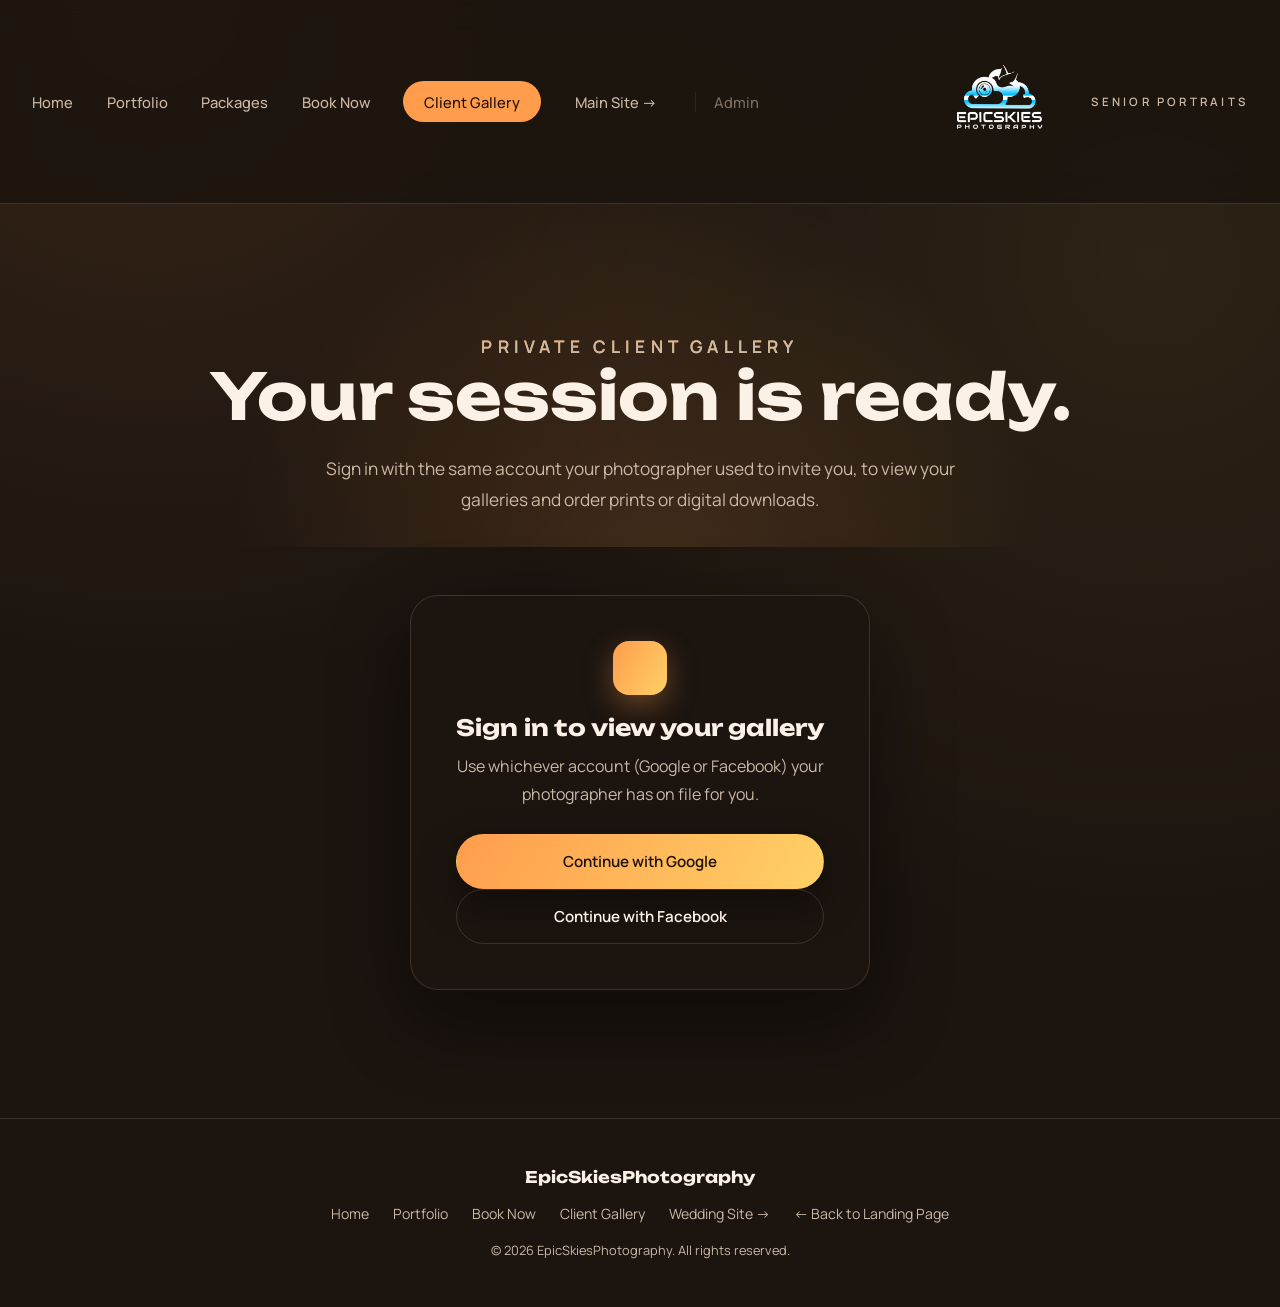
<file: senior/gallery.html>
<!DOCTYPE html>
<html lang="en">
  <head>
    <meta charset="UTF-8" />
    <meta name="viewport" content="width=device-width, initial-scale=1.0" />
    <link rel="icon" type="image/png" href="../assets/img/logo3.png" />
    <title>Client Gallery — Senior Portraits | EpicSkiesPhotography</title>
    <meta name="description" content="View your private senior portrait proofs and order prints or digital downloads." />
    <link rel="preconnect" href="https://fonts.googleapis.com" />
    <link rel="preconnect" href="https://fonts.gstatic.com" crossorigin />
    <link href="https://fonts.googleapis.com/css2?family=Unbounded:wght@600;700&family=Manrope:wght@400;500;600;700&display=swap" rel="stylesheet" />
    <link rel="stylesheet" href="../assets/css/base.css?v=7" />
    <link rel="stylesheet" href="../assets/css/theme-senior.css?v=3" />
  </head>
  <body>
    <header class="site-header">
      <nav class="site-nav" aria-label="Primary navigation">
        <a href="index.html">Home</a>
        <a href="portfolio.html">Portfolio</a>
        <a href="index.html#packages">Packages</a>
        <a href="index.html#booking">Book Now</a>
        <a href="gallery.html" class="nav-cta is-active">Client Gallery</a>
        <a href="../index.html" class="nav-back">Main Site →</a>
        <a href="../adminsenior/" class="admin-link">Admin</a>
      </nav>
      <div class="header-brand-group">
        <a class="brand" href="index.html"><img class="brand-mark" src="../assets/img/logo3.png" alt="EpicSkiesPhotography" /><span class="brand-sub">Senior Portraits</span></a>
      </div>
      <button class="nav-toggle" aria-label="Toggle navigation" aria-expanded="false"><span></span></button>
    </header>

    <main>
      <section class="page-hero" style="padding-bottom:2rem;">
        <p class="eyebrow">Private Client Gallery</p>
        <h1>Your session is ready.</h1>
        <p>Sign in with the same account your photographer used to invite you, to view your galleries and order prints or digital downloads.</p>
      </section>

      <section class="section" style="padding-top:0;">
        <div class="login-gate">
          <div class="icon-badge"></div>
          <h2 style="font-size:1.4rem;">Sign in to view your gallery</h2>
          <p>Use whichever account (Google or Facebook) your photographer has on file for you.</p>
          <button class="btn btn-primary btn-block login-google-btn" type="button">Continue with Google</button>
          <button class="btn btn-outline btn-block login-facebook-btn" type="button">Continue with Facebook</button>
        </div>

        <div class="album-inventory gallery-hidden">
          <div class="gallery-toolbar">
            <p class="tier-status">Your galleries</p>
            <div class="toolbar-actions">
              <button class="btn btn-outline client-signout-btn" type="button">Sign out</button>
            </div>
          </div>
          <div class="album-list"></div>
        </div>

        <div class="gallery-reveal gallery-hidden">
          <div class="gallery-toolbar">
            <p class="tier-status gallery-view-title">Gallery</p>
            <div class="toolbar-actions">
              <button class="btn btn-outline gallery-back-btn" type="button">← Back to Albums</button>
              <button class="btn btn-outline select-all-btn" type="button">Select All</button>
            </div>
          </div>

          <div class="proof-grid"></div>

          <div class="checkout-bar" style="display:none;">
            <span><strong id="checkout-summary">Select photos above</strong></span>
            <button class="btn btn-primary checkout-btn" type="button">Checkout</button>
          </div>
        </div>
      </section>
    </main>

    <footer class="site-footer">
      <div class="footer-brand">EpicSkiesPhotography</div>
      <div class="footer-links">
        <a href="index.html">Home</a>
        <a href="portfolio.html">Portfolio</a>
        <a href="index.html#booking">Book Now</a>
        <a href="gallery.html">Client Gallery</a>
        <a href="../wedding/index.html">Wedding Site →</a>
        <a href="../index.html">← Back to Landing Page</a>
      </div>
      <p class="footer-meta">© 2026 EpicSkiesPhotography. All rights reserved.</p>
    </footer>

    <script src="../assets/js/main.js?v=2"></script>
    <script>
      window.CLIENT_GALLERY_CONFIG = { site: 'senior' };
    </script>
    <script type="module" src="../assets/js/client-gallery.js?v=2"></script>
  </body>
</html>
</file>
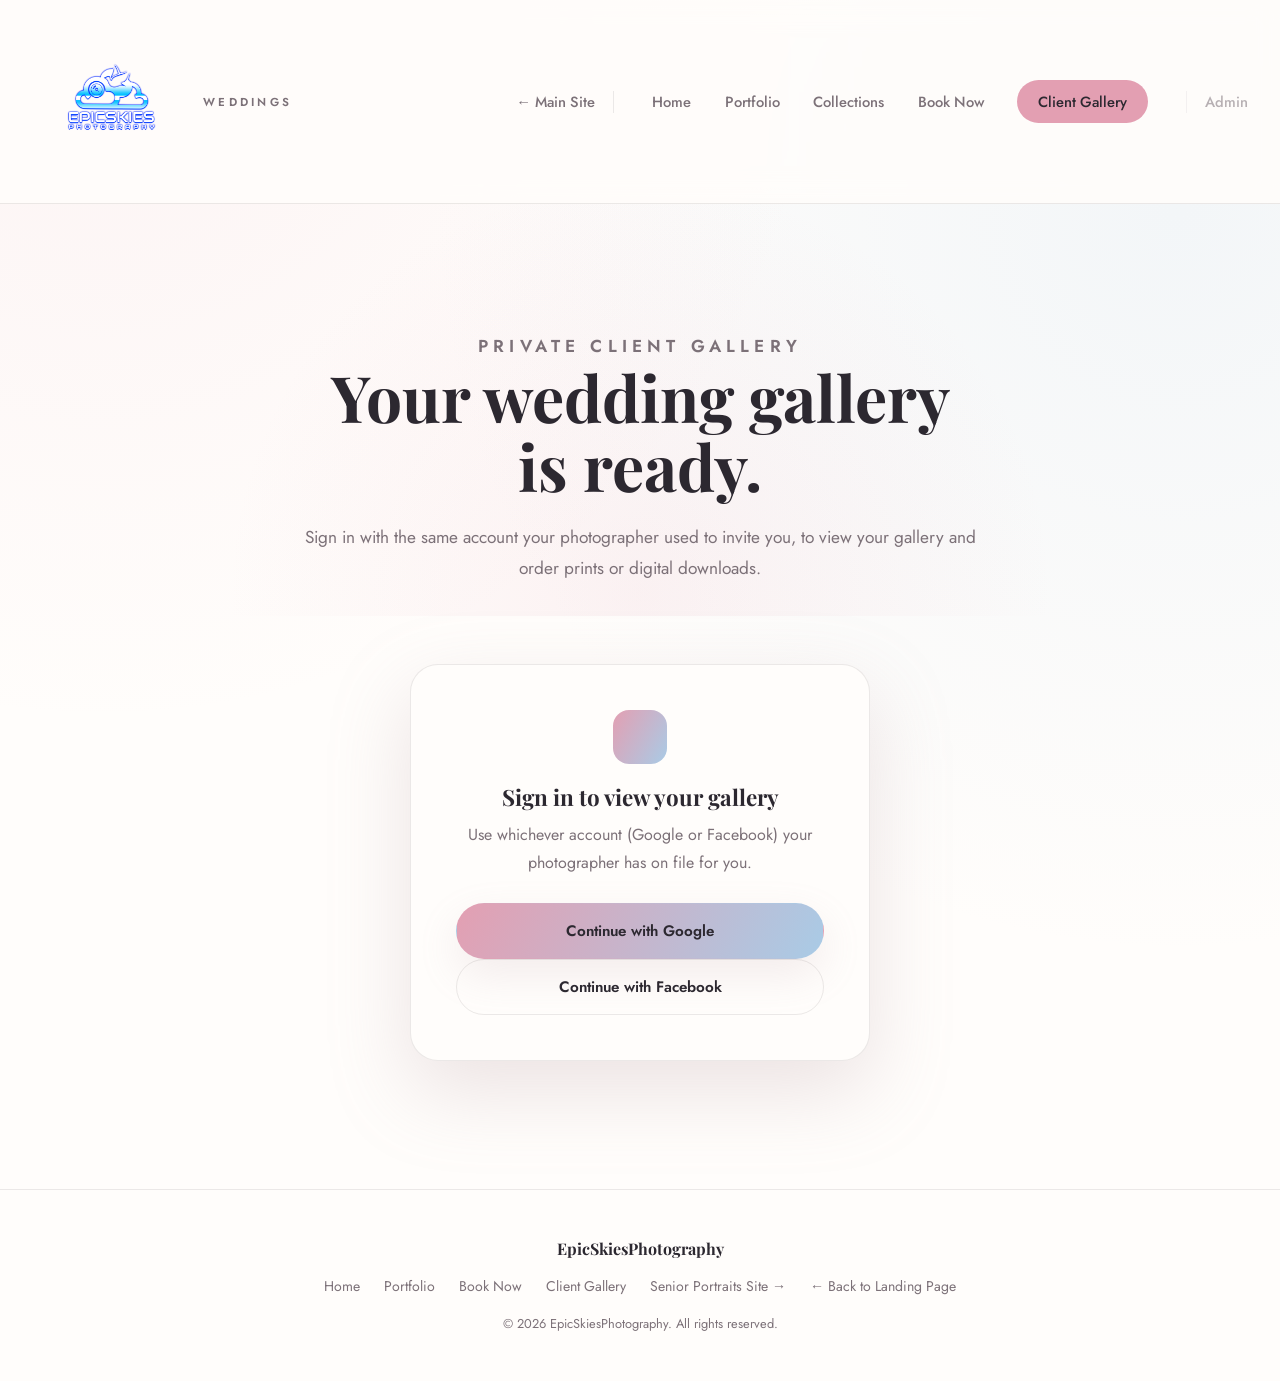
<file: wedding/gallery.html>
<!DOCTYPE html>
<html lang="en">
  <head>
    <meta charset="UTF-8" />
    <meta name="viewport" content="width=device-width, initial-scale=1.0" />
    <link rel="icon" type="image/png" href="../assets/img/Logo1.png" />
    <title>Client Gallery — Weddings | EpicSkiesPhotography</title>
    <meta name="description" content="View your private wedding gallery and order prints or digital downloads." />
    <link rel="preconnect" href="https://fonts.googleapis.com" />
    <link rel="preconnect" href="https://fonts.gstatic.com" crossorigin />
    <link href="https://fonts.googleapis.com/css2?family=Playfair+Display:ital,wght@0,500;0,600;1,500&family=Jost:wght@400;500;600&display=swap" rel="stylesheet" />
    <link rel="stylesheet" href="../assets/css/base.css?v=7" />
    <link rel="stylesheet" href="../assets/css/theme-wedding.css?v=3" />
  </head>
  <body>
    <header class="site-header">
      <a class="brand" href="index.html"><img class="brand-mark" src="../assets/img/Logo1.png" alt="EpicSkiesPhotography" /><span class="brand-sub">Weddings</span></a>
      <nav class="site-nav" aria-label="Primary navigation">
        <a href="../index.html" class="nav-back">← Main Site</a>
        <a href="index.html">Home</a>
        <a href="portfolio.html">Portfolio</a>
        <a href="index.html#collections">Collections</a>
        <a href="index.html#booking">Book Now</a>
        <a href="gallery.html" class="nav-cta is-active">Client Gallery</a>
        <a href="../adminwedding/" class="admin-link">Admin</a>
      </nav>
      <button class="nav-toggle" aria-label="Toggle navigation" aria-expanded="false"><span></span></button>
    </header>

    <main>
      <section class="page-hero" style="padding-bottom:2rem;">
        <p class="eyebrow">Private Client Gallery</p>
        <h1>Your wedding gallery is ready.</h1>
        <p>Sign in with the same account your photographer used to invite you, to view your gallery and order prints or digital downloads.</p>
      </section>

      <section class="section" style="padding-top:0;">
        <div class="login-gate">
          <div class="icon-badge"></div>
          <h2 style="font-size:1.4rem;">Sign in to view your gallery</h2>
          <p>Use whichever account (Google or Facebook) your photographer has on file for you.</p>
          <button class="btn btn-primary btn-block login-google-btn" type="button">Continue with Google</button>
          <button class="btn btn-outline btn-block login-facebook-btn" type="button">Continue with Facebook</button>
        </div>

        <div class="album-inventory gallery-hidden">
          <div class="gallery-toolbar">
            <p class="tier-status">Your galleries</p>
            <div class="toolbar-actions">
              <button class="btn btn-outline client-signout-btn" type="button">Sign out</button>
            </div>
          </div>
          <div class="album-list"></div>
        </div>

        <div class="gallery-reveal gallery-hidden">
          <div class="gallery-toolbar">
            <p class="tier-status gallery-view-title">Gallery</p>
            <div class="toolbar-actions">
              <button class="btn btn-outline gallery-back-btn" type="button">← Back to Albums</button>
              <button class="btn btn-outline select-all-btn" type="button">Select All</button>
            </div>
          </div>

          <div class="proof-grid"></div>

          <div class="checkout-bar" style="display:none;">
            <span><strong id="checkout-summary">Select photos above</strong></span>
            <button class="btn btn-primary checkout-btn" type="button">Checkout</button>
          </div>
        </div>
      </section>
    </main>

    <footer class="site-footer">
      <div class="footer-brand">EpicSkiesPhotography</div>
      <div class="footer-links">
        <a href="index.html">Home</a>
        <a href="portfolio.html">Portfolio</a>
        <a href="index.html#booking">Book Now</a>
        <a href="gallery.html">Client Gallery</a>
        <a href="../senior/index.html">Senior Portraits Site →</a>
        <a href="../index.html">← Back to Landing Page</a>
      </div>
      <p class="footer-meta">© 2026 EpicSkiesPhotography. All rights reserved.</p>
    </footer>

    <script src="../assets/js/main.js?v=2"></script>
    <script>
      window.CLIENT_GALLERY_CONFIG = { site: 'wedding' };
    </script>
    <script type="module" src="../assets/js/client-gallery.js?v=2"></script>
  </body>
</html>
</file>
<file: assets/css/landing.css>
/* Landing split — Senior Portraits (left) vs Weddings (right) */

:root {
  --seam-a: 58%;
  --seam-b: 42%;
}

* { box-sizing: border-box; }

html, body {
  margin: 0;
  overflow-x: hidden;
  background: #0b1018;
}

body.landing {
  /* subtle, moody orange → blue wash — echoes the seam glow without competing with the photo */
  background: linear-gradient(90deg, #2a160a 0%, #0c0c0c 42%, #0c0c0c 58%, #0a1626 100%);
  font-family: 'Jost', sans-serif;
  color: #fff;
}

/* zoom shrinks the whole page to reveal the footer without scrolling — desktop only,
   since it also throws off media-query pixel math (innerWidth vs. actual rendered
   size diverge under `zoom`), which was silently breaking the mobile layout below */
@media (min-width: 861px) {
  body.landing {
    zoom: 0.78;
  }
}

.landing-topbar {
  position: fixed;
  top: 0;
  left: 0;
  right: 0;
  z-index: 30;
  display: flex;
  align-items: center;
  justify-content: space-between;
  padding: 1.6rem 2.2rem;
  pointer-events: none;
}

.landing-topbar * {
  pointer-events: auto;
}

.landing-brand {
  position: absolute;
  top: 1.4rem;
  left: 50%;
  transform: translateX(-50%);
  display: inline-flex;
  align-items: center;
  gap: 0.6rem;
  font-family: 'Playfair Display', serif;
  font-size: 1.15rem;
  letter-spacing: 0.02em;
  text-shadow: 0 2px 12px rgba(0, 0, 0, 0.5);
}

.landing-brand .brand-mark {
  width: 288px;
  height: 288px;
  object-fit: contain;
  filter: drop-shadow(0 0 6px rgba(120, 190, 255, 0.45));
}

.landing-brand em {
  font-style: normal;
  color: #bcdcff;
}

.landing-login {
  text-decoration: none;
  color: #fff;
  font-size: 0.78rem;
  letter-spacing: 0.08em;
  text-transform: uppercase;
  border: 1px solid rgba(255, 255, 255, 0.4);
  padding: 0.7rem 1.2rem;
  border-radius: 999px;
  backdrop-filter: blur(6px);
  background: rgba(255, 255, 255, 0.06);
  transition: background 180ms ease, border-color 180ms ease;
}

.landing-login:hover {
  background: rgba(255, 255, 255, 0.16);
  border-color: rgba(255, 255, 255, 0.7);
}

.split-stage {
  position: relative;
  width: 100%;
  height: 100svh;
  min-height: 560px;
  overflow: hidden;
}

.split-panel {
  position: absolute;
  inset: 0;
  display: flex;
  align-items: center;
  text-decoration: none;
  color: #fff;
  will-change: clip-path;
  transition: clip-path 750ms cubic-bezier(0.16, 1, 0.3, 1);
}

.split-media {
  position: absolute;
  inset: -6%;
  background-size: cover;
  background-position: center;
}

.split-overlay {
  position: absolute;
  inset: 0;
  transition: opacity 600ms ease, background 600ms ease;
}

/* barely-there wash — legibility comes mainly from text-shadow now, so the photo stays at its true brightness */
.split-panel--senior .split-overlay {
  background: radial-gradient(ellipse 40% 45% at 23% 50%, rgba(8, 5, 2, 0.32) 0%, rgba(10, 6, 3, 0.12) 55%, rgba(10, 6, 3, 0) 80%);
}

.split-panel--wedding .split-overlay {
  background: radial-gradient(ellipse 40% 45% at 77% 50%, rgba(8, 6, 10, 0.32) 0%, rgba(10, 7, 12, 0.12) 55%, rgba(10, 7, 12, 0) 80%);
}

.split-content {
  position: relative;
  z-index: 2;
  padding: 4rem 3.2rem;
  max-width: 30rem;
  /* flex items default to min-width:auto, which refuses to shrink below the
     widest unbreakable content (e.g. the CTA text) and ignores max-width —
     this is what let content overflow past the panel on narrow screens */
  min-width: 0;
  text-align: center;
  text-shadow: 0 2px 6px rgba(0, 0, 0, 0.7), 0 8px 28px rgba(0, 0, 0, 0.55);
}

.split-panel--senior .split-content { margin-right: auto; }
.split-panel--wedding .split-content { margin-left: auto; }

.split-kicker {
  display: inline-block;
  font-size: 1.08rem;
  font-weight: 600;
  letter-spacing: 0.28em;
  text-transform: uppercase;
  margin-bottom: 1.1rem;
  opacity: 0.9;
}

.split-panel--senior .split-kicker { color: #ffd166; }
.split-panel--wedding .split-kicker { color: #cfe6f5; }

.split-content h2 {
  font-size: clamp(2.5rem, 4.4vw, 3.95rem);
  line-height: 1.12;
  margin: 0;
}

.split-panel--senior .split-content h2 {
  font-family: 'Unbounded', sans-serif;
  font-size: clamp(1.9rem, 3.1vw, 2.85rem);
}

.split-panel--wedding .split-content h2 { font-family: 'Playfair Display', serif; font-style: italic; font-weight: 500; }

.split-content p {
  margin: 1.1rem auto 0;
  font-size: 1.24rem;
  line-height: 1.7;
  opacity: 0.82;
  max-width: 28rem;
}

.split-cta {
  display: inline-flex;
  align-items: center;
  gap: 0.7rem;
  margin-top: 1.8rem;
  font-size: 1.2rem;
  font-weight: 500;
  letter-spacing: 0.08em;
  padding: 1.3rem 2.7rem;
  border-radius: 999px;
  border: 1px solid rgba(255, 255, 255, 0.4);
  background: rgba(255, 255, 255, 0.04);
  backdrop-filter: blur(8px);
  transition: background 300ms ease, border-color 300ms ease, transform 300ms ease;
}

.split-panel--senior .split-cta:hover {
  transform: translateX(4px);
}

.split-panel--wedding .split-cta:hover {
  transform: translateX(-4px);
}

.split-panel--senior:hover .split-cta,
.split-panel--senior:focus-visible .split-cta {
  background: rgba(255, 209, 102, 0.14);
  border-color: rgba(255, 209, 102, 0.7);
}

.split-panel--wedding:hover .split-cta,
.split-panel--wedding:focus-visible .split-cta {
  background: rgba(169, 203, 230, 0.16);
  border-color: rgba(169, 203, 230, 0.7);
}

/* Crisp, elegant zigzag seam — straight-edged diamond teeth, not a curve.
   The seam's clip-path, the media zoom, and the text fade are driven by a single
   continuous requestAnimationFrame loop in assets/js/landing.js — both cursor-tracking
   and the idle auto-sway read/write the same eased "center" value, so there's never a
   snap when switching between the two; motion just carries on from wherever it was.
   These base rules are only the very first paint before JS takes over, plus the
   overlay/background swaps that are still toggled discretely via class. */

@property --seam-center {
  syntax: '<percentage>';
  inherits: true;
  initial-value: 50%;
}

.split-panel--senior,
.split-panel--wedding,
.seam-glow {
  transition: background 900ms ease;
}

.split-panel--senior {
  clip-path: polygon(0% 0%, 50% 0%, 56% 12.5%, 50% 25%, 44% 37.5%, 50% 50%, 56% 62.5%, 50% 75%, 44% 87.5%, 50% 100%, 0% 100%);
}

.split-panel--wedding {
  clip-path: polygon(100% 0%, 50% 0%, 56% 12.5%, 50% 25%, 44% 37.5%, 50% 50%, 56% 62.5%, 50% 75%, 44% 87.5%, 50% 100%, 100% 100%);
}

/* Glowing seam ribbon — sits above both panels so the orange/blue light isn't hidden by the neighboring photo */

.seam-glow {
  --seam-center: 50%;
  position: absolute;
  inset: 0;
  z-index: 4;
  pointer-events: none;
  background: linear-gradient(90deg,
    #ff8c28 0%,
    #ff8c28 calc(var(--seam-center) - 8%),
    #46a0ff calc(var(--seam-center) + 8%),
    #46a0ff 100%);
  clip-path: polygon(48% 0%, 54% 12.5%, 48% 25%, 42% 37.5%, 48% 50%, 54% 62.5%, 48% 75%, 42% 87.5%, 48% 100%, 52% 100%, 46% 87.5%, 52% 75%, 58% 62.5%, 52% 50%, 46% 37.5%, 52% 25%, 58% 12.5%, 52% 0%);
  filter: blur(14px);
  opacity: 0.7;
  mix-blend-mode: screen;
}

.split-stage.is-hover-left .split-panel--wedding .split-overlay {
  background: linear-gradient(180deg, rgba(10, 8, 12, 0.55) 0%, rgba(8, 6, 10, 0.65) 50%, rgba(6, 5, 8, 0.85) 100%);
}

.split-stage.is-hover-right .split-panel--senior .split-overlay {
  background: linear-gradient(180deg, rgba(12, 8, 5, 0.55) 0%, rgba(10, 7, 4, 0.65) 50%, rgba(8, 5, 3, 0.85) 100%);
}

.split-panel--senior .split-media,
.split-panel--wedding .split-media {
  background-image: url('../img/ellieyo.jpg');
  background-repeat: no-repeat;
  /* show the whole photo, uncropped and zoomed out — letterboxes to the dark page background left/right instead of cropping */
  background-size: contain;
  background-position: center center;
}

.split-panel--senior .split-media {
  transform-origin: 35% 47%;
}

.split-panel--wedding .split-media {
  transform-origin: 68% 47%;
}

.split-center-mark {
  position: absolute;
  top: 50%;
  left: 50%;
  transform: translate(-50%, -50%);
  z-index: 5;
  width: 96px;
  height: 96px;
  border-radius: 999px;
  background: rgba(12, 12, 12, 0.55);
  border: 1px solid rgba(255, 255, 255, 0.35);
  backdrop-filter: blur(8px);
  display: flex;
  align-items: center;
  justify-content: center;
  pointer-events: none;
  transition: transform 500ms ease, background 500ms ease, border-color 500ms ease;
}

/* soft ambient glow behind the badge, recolored per hovered side */
.split-center-mark::before {
  content: '';
  position: absolute;
  inset: -16px;
  border-radius: 999px;
  background: radial-gradient(circle, rgba(255, 255, 255, 0.2), transparent 70%);
  filter: blur(11px);
  opacity: 0.5;
  z-index: -1;
  transition: background 650ms ease, opacity 650ms ease;
}

.split-stage.is-hover-left .split-center-mark,
.split-stage.is-hover-right .split-center-mark {
  transform: translate(-50%, -50%) scale(1.08);
}

/* left = deep, elegant navy glow (diploma) */
.split-stage.is-hover-left .split-center-mark {
  border-color: rgba(120, 165, 255, 0.5);
}

.split-stage.is-hover-left .split-center-mark::before {
  background: radial-gradient(circle, rgba(43, 88, 189, 0.55), rgba(43, 88, 189, 0.12) 55%, transparent 75%);
  opacity: 0.85;
}

/* right = bright, elegant white-gold glow (ring) */
.split-stage.is-hover-right .split-center-mark {
  border-color: rgba(255, 240, 205, 0.55);
}

.split-stage.is-hover-right .split-center-mark::before {
  background: radial-gradient(circle, rgba(255, 240, 200, 0.6), rgba(214, 178, 105, 0.16) 55%, transparent 75%);
  opacity: 0.9;
}

.center-icon-layer {
  position: absolute;
  inset: 0;
  display: flex;
  align-items: center;
  justify-content: center;
  opacity: 0;
  transform: scale(0.72);
  transition: opacity 400ms ease, transform 400ms ease;
}

.split-stage.is-hover-left .center-icon-layer.is-diploma {
  opacity: 1;
  transform: scale(1);
}

.split-stage.is-hover-right .center-icon-layer.is-ring {
  opacity: 1;
  transform: scale(1);
}

.center-icon-layer svg {
  width: 52px;
  height: 52px;
  fill: none;
  stroke-width: 1.65;
  stroke-linecap: round;
  stroke-linejoin: round;
}

.center-icon-layer.is-diploma svg {
  stroke: #cfe0ff;
}

.center-icon-layer.is-ring svg {
  stroke: #fbeecb;
  filter: drop-shadow(0 0 4px rgba(255, 231, 170, 0.5));
}

.center-icon-layer.is-ring svg .gem-fill {
  fill: url(#diamondGlow);
  fill-opacity: 0.78;
  stroke: #fff8dc;
  stroke-width: 1.1;
}

.center-icon-layer.is-diploma svg .diploma-paper {
  fill: url(#diplomaPaper);
  stroke-width: 2;
}

.center-icon-layer.is-diploma svg .icon-seal {
  fill: #a9c9ff;
  fill-opacity: 0.32;
}

.center-icon-layer.is-diploma svg .diploma-ribbon {
  fill: rgba(91, 143, 235, 0.42);
  stroke: #d9e7ff;
  stroke-width: 1.7;
}

.center-icon-layer.is-diploma svg .diploma-roll-face {
  fill: rgba(135, 177, 247, 0.2);
  stroke-width: 2;
}

.center-icon-layer.is-diploma svg .diploma-spiral,
.center-icon-layer.is-diploma svg .diploma-edge {
  stroke: #f3f7ff;
  stroke-width: 1.7;
}

.center-icon-layer.is-ring svg .ring-band {
  stroke: url(#ringGold);
  stroke-width: 3.2;
}

.center-icon-layer.is-ring svg .ring-inner {
  stroke: #fff5c9;
  stroke-width: 1.15;
  opacity: 0.65;
}

.center-icon-layer.is-ring svg .ring-setting {
  stroke: #ffe8a8;
  stroke-width: 1.8;
}

.center-icon-layer.is-ring svg .gem-line {
  stroke: rgba(255, 255, 255, 0.92);
  stroke-width: 1.1;
}

.center-icon-layer.is-ring svg .sparkle {
  stroke: #fffdf3;
  stroke-width: 1.5;
  transform-box: fill-box;
  transform-origin: center;
  animation: ring-glint 1.8s ease-in-out infinite;
}

.center-icon-layer.is-ring svg .sparkle-two {
  opacity: 0.72;
  animation-delay: 0.55s;
}

.center-icon-layer.is-ring svg .sparkle-three {
  opacity: 0.58;
  animation-delay: 1.05s;
}

@keyframes ring-glint {
  0%, 35%, 100% { opacity: 0.28; transform: scale(0.7) rotate(0deg); }
  48% { opacity: 1; transform: scale(1.25) rotate(45deg); }
  62% { opacity: 0.48; transform: scale(0.85) rotate(90deg); }
}

.landing-footer {
  position: relative;
  background: linear-gradient(180deg, #16110f 0%, #100f13 50%, #0b1018 100%),
    linear-gradient(90deg, rgba(255, 140, 40, 0.1) 0%, transparent 40%, transparent 60%, rgba(70, 150, 255, 0.1) 100%);
  color: rgba(255, 255, 255, 0.75);
  padding: 3.5rem 2rem 2.5rem;
  text-align: center;
  border-top: 1px solid rgba(255, 255, 255, 0.1);
}

.landing-footer .eyebrow {
  font-size: 0.9rem;
}

.landing-footer .footer-grid {
  max-width: 760px;
  margin: 0 auto 2rem;
  display: grid;
  grid-template-columns: 1fr 1fr;
  gap: 1.2rem;
}

.landing-footer .footer-link-card {
  border: 1px solid rgba(255, 255, 255, 0.14);
  border-radius: 18px;
  padding: 1.5rem 1.6rem;
  text-decoration: none;
  color: #fff;
  text-align: left;
  font-size: 1.08rem;
  background: rgba(255, 255, 255, 0.025);
  backdrop-filter: blur(10px);
  transition: border-color 220ms ease, background 220ms ease, transform 220ms ease;
}

.landing-footer .footer-link-card--senior:hover {
  border-color: rgba(255, 160, 80, 0.5);
  background: rgba(255, 150, 70, 0.06);
  transform: translateY(-2px);
}

.landing-footer .footer-link-card--wedding:hover {
  border-color: rgba(110, 170, 255, 0.5);
  background: rgba(90, 160, 255, 0.06);
  transform: translateY(-2px);
}

.landing-footer .footer-link-card--senior span { color: #ffb066; }
.landing-footer .footer-link-card--wedding span { color: #8fc4ff; }

.landing-footer .footer-link-card--wedding {
  text-align: right;
}

.landing-footer .footer-link-card span {
  display: block;
  font-size: 0.82rem;
  letter-spacing: 0.2em;
  text-transform: uppercase;
  opacity: 0.85;
  margin-bottom: 0.4rem;
}

.landing-footer p.meta {
  font-size: 0.95rem;
  opacity: 0.55;
  margin: 0;
}

@media (max-width: 860px) {
  /* Phones stay side-by-side just like desktop — same clip-path zigzag, same shared
     contain-sized photo — just with everything scaled down to actually fit a narrow
     column instead of stacking the two sides on top of each other. */

  .landing-topbar {
    padding: 1.4rem 0.5rem;
  }

  .landing-login {
    font-size: clamp(0.5rem, 2vw, 0.7rem);
    padding: clamp(0.4rem, 1.8vw, 0.6rem) clamp(0.5rem, 2.6vw, 1rem);
    white-space: nowrap;
  }

  .split-stage {
    height: calc(68vh + 0.9in);
    min-height: calc(420px + 0.9in);
  }

  .split-panel--senior .split-media,
  .split-panel--wedding .split-media {
    inset: 0 -6% -12%;
    background-position: top center;
  }

  .split-panel {
    align-items: flex-end;
  }

  .split-content {
    padding: 1.2rem 0.6rem 2.4rem;
    max-width: 39vw;
  }

  .split-kicker {
    font-size: clamp(0.5rem, 1.9vw, 0.7rem);
    letter-spacing: 0.14em;
    margin-bottom: 0.5rem;
  }

  .split-content h2,
  .split-panel--senior .split-content h2 {
    font-size: clamp(0.95rem, 4.2vw, 1.6rem);
    line-height: 1.15;
  }

  .split-content p {
    font-size: clamp(0.6rem, 2.1vw, 0.85rem);
    line-height: 1.4;
    margin-top: 0.6rem;
    display: -webkit-box;
    -webkit-line-clamp: 3;
    -webkit-box-orient: vertical;
    overflow: hidden;
  }

  .split-cta {
    font-size: clamp(0.52rem, 1.9vw, 0.85rem);
    padding: clamp(0.5rem, 2vw, 0.9rem) clamp(0.6rem, 2.6vw, 1.6rem);
    gap: 0.3rem;
    margin-top: clamp(0.6rem, 2.5vw, 1.2rem);
    max-width: none;
    text-align: center;
    white-space: nowrap;
  }

  .split-center-mark {
    width: clamp(46px, 12vw, 72px);
    height: clamp(46px, 12vw, 72px);
  }

  .center-icon-layer svg {
    width: clamp(32px, 8.5vw, 43px);
    height: clamp(32px, 8.5vw, 43px);
  }

  .landing-footer {
    margin-top: 0;
    padding: 1.4rem 0.8rem 0.2rem;
  }

  .landing-footer .eyebrow {
    font-size: clamp(0.43rem, 1.53vw, 0.55rem) !important;
    margin-bottom: 0.5rem;
  }

  .landing-footer .footer-grid {
    grid-template-columns: 1fr 1fr;
    gap: 0.5rem;
    margin-bottom: 0.6rem;
  }

  .landing-footer .footer-link-card {
    padding: 0.65rem 0.75rem;
    font-size: clamp(0.47rem, 1.7vw, 0.61rem);
    border-radius: 12px;
  }

  .landing-footer .footer-link-card span {
    font-size: clamp(0.36rem, 1.28vw, 0.49rem);
    margin-bottom: 0.2rem;
  }

  .landing-footer p.meta {
    font-size: 0.8rem;
  }
}
</file>
<file: assets/css/base.css>
/* =========================================================
   Base design system — shared by the Senior Portraits and
   Wedding sub-sites. Each sub-site loads this file THEN its
   own theme-*.css, which overrides the custom properties
   below to re-skin every shared component.
   ========================================================= */

:root {
  --bg: #ffffff;
  --bg-rgb: 255, 255, 255;
  --surface: #f7f7f7;
  --border: rgba(0, 0, 0, 0.1);
  --text: #1a1a1a;
  --text-muted: #666666;
  --accent: #333333;
  --accent-2: #666666;
  --accent-rgb: 51, 51, 51;
  --on-accent: #ffffff;
  --font-display: 'Poppins', sans-serif;
  --font-body: 'Inter', sans-serif;
  --radius-lg: 28px;
  --radius-md: 16px;
  --shadow-lg: 0 30px 80px rgba(0, 0, 0, 0.18);
  --shadow-md: 0 16px 40px rgba(0, 0, 0, 0.12);
  --container: 1240px;
}

* {
  box-sizing: border-box;
}

html {
  scroll-behavior: smooth;
}

body {
  margin: 0;
  background: var(--bg);
  color: var(--text);
  font-family: var(--font-body);
  -webkit-font-smoothing: antialiased;
}

img {
  max-width: 100%;
  display: block;
}

a {
  color: inherit;
}

button,
input {
  font: inherit;
  color: inherit;
}

.container {
  max-width: var(--container);
  margin: 0 auto;
  padding: 0 2rem;
}

/* ---------- Header / Nav ---------- */

.site-header {
  position: sticky;
  top: 0;
  z-index: 40;
  display: flex;
  align-items: center;
  justify-content: space-between;
  gap: 1.5rem;
  padding: 1.35rem 2rem;
  background: rgba(var(--bg-rgb), 0.86);
  backdrop-filter: blur(14px);
  border-bottom: 1px solid var(--border);
}

.brand {
  display: inline-flex;
  align-items: center;
  gap: 0.7rem;
  font-family: var(--font-display);
  font-weight: 700;
  font-size: 1.15rem;
  letter-spacing: 0.02em;
  text-decoration: none;
  color: var(--text);
}

.brand .brand-mark {
  width: 160px;
  height: 160px;
  object-fit: contain;
  flex-shrink: 0;
}

.brand-sub {
  display: block;
  font-family: var(--font-body);
  font-weight: 600;
  font-size: 0.72rem;
  letter-spacing: 0.28em;
  text-transform: uppercase;
  color: var(--text-muted);
}

.site-nav {
  display: flex;
  align-items: center;
  gap: 2.1rem;
}

.site-nav a {
  text-decoration: none;
  color: var(--text-muted);
  font-weight: 500;
  font-size: 0.92rem;
  transition: color 180ms ease;
  position: relative;
}

.site-nav a:hover,
.site-nav a:focus-visible,
.site-nav a.is-active {
  color: var(--text);
}

.site-nav a.nav-cta {
  color: var(--on-accent);
  background: var(--accent);
  padding: 0.65rem 1.3rem;
  border-radius: 999px;
}

.site-nav a.nav-cta:hover {
  filter: brightness(1.08);
}

.nav-back {
  display: inline-flex;
  align-items: center;
  gap: 0.35rem;
  font-size: 0.82rem;
  color: var(--text-muted);
  text-decoration: none;
  transition: color 180ms ease;
}

/* Wedding: nav-back leads the menu (separator on its right).
   Senior: nav-back trails the menu, after Client Gallery (separator on its left). */
.site-nav a.nav-back:first-child {
  padding-right: 1.1rem;
  margin-right: 0.3rem;
  border-right: 1px solid var(--border);
}

.site-nav a.nav-back:last-child {
  padding-left: 1.1rem;
  margin-left: 0.3rem;
  border-left: 1px solid var(--border);
}

.nav-back:hover {
  color: var(--accent);
}

.admin-link {
  font-size: 0.78rem;
  opacity: 0.55;
  padding-left: 1.1rem;
  margin-left: 0.3rem;
  border-left: 1px solid var(--border);
}

.admin-link:hover {
  opacity: 1;
}

/* Used on the senior site, where the brand sits on the right of the header
   instead of the left (see feedback_senior_wedding_separate_sites memory —
   senior and wedding headers mirror each other deliberately, not identically). */
.header-brand-group {
  display: inline-flex;
  align-items: center;
  gap: 1.4rem;
}

@media (max-width: 860px) {
  .site-nav a.nav-back:first-child {
    border-right: none;
    padding-right: 0;
    margin-right: 0;
  }
}

.nav-toggle {
  display: none;
  border: 1px solid var(--border);
  background: transparent;
  padding: 0.65rem 1rem;
  border-radius: 999px;
  cursor: pointer;
}

.nav-toggle span,
.nav-toggle span::before,
.nav-toggle span::after {
  content: '';
  display: block;
  width: 18px;
  height: 2px;
  background: var(--text);
  position: relative;
  transition: transform 180ms ease;
}

.nav-toggle span::before {
  position: absolute;
  top: -6px;
}

.nav-toggle span::after {
  position: absolute;
  top: 6px;
}

.home-pill {
  display: inline-flex;
  align-items: center;
  gap: 0.4rem;
  font-size: 0.78rem;
  color: var(--text-muted);
  text-decoration: none;
  border: 1px solid var(--border);
  padding: 0.55rem 1rem;
  border-radius: 999px;
}

/* ---------- Buttons ---------- */

.btn {
  display: inline-flex;
  align-items: center;
  justify-content: center;
  gap: 0.5rem;
  border-radius: 999px;
  padding: 1rem 1.9rem;
  text-decoration: none;
  font-weight: 600;
  font-size: 0.95rem;
  border: 1px solid transparent;
  cursor: pointer;
  transition: transform 180ms ease, box-shadow 180ms ease, background 180ms ease, opacity 180ms ease;
}

.btn-primary {
  background: var(--accent-grad, var(--accent));
  color: var(--on-accent);
  box-shadow: var(--shadow-md);
}

.btn-primary:hover {
  transform: translateY(-2px);
}

.btn-outline {
  border-color: var(--border);
  color: var(--text);
  background: transparent;
}

.btn-outline:hover {
  border-color: var(--accent);
  color: var(--accent);
}

.btn-block {
  width: 100%;
}

.btn[disabled] {
  opacity: 0.45;
  cursor: not-allowed;
  transform: none !important;
}

/* ---------- Type helpers ---------- */

.eyebrow {
  display: inline-block;
  margin-bottom: 1rem;
  letter-spacing: 0.3em;
  text-transform: uppercase;
  font-size: 0.72rem;
  font-weight: 600;
  color: var(--accent);
}

h1, h2, h3,
.font-display {
  font-family: var(--font-display);
  line-height: 1.08;
  margin: 0;
}

/* ---------- Page hero ---------- */

.page-hero {
  padding: 6.5rem 2rem 5rem;
  text-align: center;
  position: relative;
  overflow: hidden;
}

.page-hero h1 {
  font-size: clamp(2.6rem, 5vw, 4.4rem);
  max-width: 16ch;
  margin: 0 auto;
}

.page-hero p {
  max-width: 42rem;
  margin: 1.4rem auto 0;
  color: var(--text-muted);
  font-size: 1.08rem;
  line-height: 1.8;
}

.page-hero .hero-actions {
  margin-top: 2.2rem;
  display: flex;
  gap: 1rem;
  justify-content: center;
  flex-wrap: wrap;
}

/* ---------- Sections ---------- */

.section {
  padding: 5rem 2rem;
}

.section-alt {
  background: var(--surface);
}

.section-intro {
  max-width: 720px;
  margin: 0 auto 3rem;
  text-align: center;
}

.section-intro h2 {
  font-size: clamp(2rem, 3.2vw, 2.9rem);
  margin-top: 0.6rem;
}

.section-intro p {
  margin-top: 1rem;
  color: var(--text-muted);
  line-height: 1.8;
}

/* ---------- Feature / service cards ---------- */

.card-grid {
  max-width: var(--container);
  margin: 0 auto;
  display: grid;
  grid-template-columns: repeat(3, minmax(0, 1fr));
  gap: 1.5rem;
}

.feature-card {
  background: var(--bg);
  border: 1px solid var(--border);
  border-radius: var(--radius-lg);
  padding: 2.2rem;
  box-shadow: var(--shadow-md);
}

.feature-card .icon-badge {
  width: 46px;
  height: 46px;
  border-radius: 14px;
  background: var(--accent-grad, var(--accent));
  margin-bottom: 1.3rem;
}

.feature-card h3 {
  font-size: 1.3rem;
  margin-bottom: 0.75rem;
}

.feature-card p {
  color: var(--text-muted);
  line-height: 1.8;
  margin: 0;
}

/* ---------- Gallery grid + lightbox ---------- */

.gallery-grid {
  max-width: 1400px;
  margin: 0 auto;
  columns: 4 260px;
  column-gap: 0.9rem;
}

.gallery-item {
  position: relative;
  overflow: hidden;
  display: inline-block;
  width: 100%;
  margin: 0 0 0.9rem;
  break-inside: avoid;
  border-radius: var(--radius-md);
  cursor: zoom-in;
  background: var(--surface);
}

.gallery-item img {
  width: 100%;
  height: auto;
  display: block;
  object-fit: contain;
  transition: transform 500ms cubic-bezier(0.16, 1, 0.3, 1), filter 400ms ease;
}

.gallery-item:hover img {
  transform: scale(1.07);
}

.gallery-item::after {
  content: '';
  position: absolute;
  inset: 0;
  background: linear-gradient(180deg, transparent 55%, rgba(0, 0, 0, 0.55) 100%);
  opacity: 0;
  transition: opacity 300ms ease;
}

.gallery-item:hover::after {
  opacity: 1;
}

.gallery-item .gallery-label {
  position: absolute;
  left: 1.1rem;
  bottom: 1rem;
  color: #fff;
  font-size: 0.85rem;
  font-weight: 600;
  letter-spacing: 0.03em;
  opacity: 0;
  transform: translateY(6px);
  transition: all 300ms ease;
  z-index: 1;
}

.gallery-item:hover .gallery-label {
  opacity: 1;
  transform: translateY(0);
}

.filter-bar {
  display: flex;
  justify-content: center;
  gap: 0.6rem;
  flex-wrap: wrap;
  margin: 0 auto 2.5rem;
}

.filter-chip {
  border: 1px solid var(--border);
  background: transparent;
  padding: 0.6rem 1.3rem;
  border-radius: 999px;
  font-size: 0.85rem;
  font-weight: 600;
  cursor: pointer;
  color: var(--text-muted);
  transition: all 180ms ease;
}

.filter-chip.is-active,
.filter-chip:hover {
  border-color: var(--accent);
  color: var(--accent);
}

.lightbox {
  position: fixed;
  inset: 0;
  z-index: 100;
  display: none;
  align-items: center;
  justify-content: center;
  background: rgba(10, 10, 10, 0.92);
  padding: 1rem;
}

.lightbox.is-open {
  display: flex;
}

.lightbox figure {
  margin: 0;
  width: min-content;
  max-width: 96vw;
  max-height: 96vh;
  position: relative;
}

.lightbox img {
  display: block;
  width: auto;
  height: auto;
  max-width: 94vw;
  max-height: 90vh;
  border-radius: 10px;
  object-fit: contain;
  margin: 0 auto;
  cursor: zoom-in;
  transform-origin: center center;
  transition: transform 120ms ease-out;
  user-select: none;
  touch-action: none;
}

.lightbox img.is-zoomed {
  cursor: grab;
}

.lightbox img.is-zoomed:active {
  cursor: grabbing;
}

.lightbox figcaption {
  text-align: center;
  color: #eee;
  margin-top: 1rem;
  font-size: 0.9rem;
  letter-spacing: 0.05em;
}

.lightbox-close,
.lightbox-prev,
.lightbox-next {
  position: absolute;
  z-index: 10;
  border: 1px solid rgba(255, 255, 255, 0.35);
  background: rgba(255, 255, 255, 0.08);
  color: #fff;
  width: 46px;
  height: 46px;
  border-radius: 999px;
  cursor: pointer;
  display: flex;
  align-items: center;
  justify-content: center;
  font-size: 1.1rem;
}

.lightbox-close {
  top: -1rem;
  right: -1rem;
  background: rgba(10, 10, 10, 0.82);
}

.lightbox-prev,
.lightbox-next {
  top: 50%;
  transform: translateY(-50%);
}

.lightbox-prev {
  left: -1rem;
}

.lightbox-next {
  right: -1rem;
}

@media (max-width: 720px) {
  .lightbox-close { top: 0.5rem; right: 0.5rem; }
  .lightbox-prev { left: 0.5rem; }
  .lightbox-next { right: 0.5rem; }
}

/* ---------- CTA band ---------- */

.cta-band {
  padding: 5rem 2rem;
  text-align: center;
  background: var(--accent-grad, var(--accent));
  color: var(--on-accent);
}

.cta-band h2 {
  font-size: clamp(2rem, 3.4vw, 3rem);
}

.cta-band p {
  max-width: 38rem;
  margin: 1.1rem auto 2rem;
  opacity: 0.9;
  line-height: 1.8;
}

.cta-band .btn-primary {
  background: var(--on-accent);
  color: var(--accent);
}

/* ---------- Testimonial ---------- */

.testimonial-card {
  max-width: 760px;
  margin: 0 auto;
  text-align: center;
}

.testimonial-card .quote {
  font-family: var(--font-display);
  font-size: clamp(1.5rem, 2.4vw, 2.1rem);
  line-height: 1.4;
  margin: 0;
}

.testimonial-card .attribution {
  margin-top: 1.6rem;
  color: var(--text-muted);
  font-weight: 600;
  letter-spacing: 0.04em;
}

/* ---------- Forms ---------- */

.form-card {
  max-width: 640px;
  margin: 0 auto;
  background: var(--bg);
  border: 1px solid var(--border);
  border-radius: var(--radius-lg);
  padding: 2.6rem;
  box-shadow: var(--shadow-md);
}

.form-grid {
  display: grid;
  grid-template-columns: 1fr 1fr;
  gap: 1.1rem;
}

.form-grid .full {
  grid-column: 1 / -1;
}

.field {
  display: flex;
  flex-direction: column;
  gap: 0.45rem;
  margin-bottom: 1.1rem;
}

.field label {
  font-size: 0.8rem;
  font-weight: 600;
  color: var(--text-muted);
}

.field input,
.field select,
.field textarea {
  border: 1px solid var(--border);
  border-radius: 12px;
  padding: 0.85rem 1rem;
  background: var(--surface);
  font-size: 0.95rem;
}

.field input:focus,
.field select:focus,
.field textarea:focus {
  outline: 2px solid var(--accent);
  outline-offset: 1px;
}

.field textarea {
  min-height: 120px;
  resize: vertical;
}

.form-note {
  font-size: 0.82rem;
  color: var(--text-muted);
  margin-top: 1rem;
}

/* ---------- Login gate (private gallery) ---------- */

.login-gate {
  max-width: 460px;
  margin: 3rem auto;
  background: var(--bg);
  border: 1px solid var(--border);
  border-radius: var(--radius-lg);
  padding: 2.8rem;
  text-align: center;
  box-shadow: var(--shadow-lg);
}

.login-gate .icon-badge {
  width: 54px;
  height: 54px;
  border-radius: 16px;
  background: var(--accent-grad, var(--accent));
  margin: 0 auto 1.3rem;
}

.login-gate p {
  color: var(--text-muted);
  line-height: 1.75;
  margin: 0.75rem 0 1.6rem;
}

.login-gate .field {
  text-align: left;
}

.login-gate .demo-hint {
  margin-top: 1.2rem;
  font-size: 0.78rem;
  color: var(--text-muted);
  background: var(--surface);
  border-radius: 10px;
  padding: 0.7rem 0.9rem;
}

.login-error {
  color: #c1432f;
  font-size: 0.85rem;
  margin-top: 0.8rem;
  display: none;
}

.login-error.is-visible {
  display: block;
}

/* ---------- Client gallery / store ---------- */

.gallery-hidden {
  display: none;
}

.gallery-toolbar {
  position: sticky;
  top: 78px;
  z-index: 20;
  display: flex;
  align-items: center;
  justify-content: space-between;
  flex-wrap: wrap;
  gap: 1rem;
  background: rgba(var(--bg-rgb), 0.92);
  backdrop-filter: blur(10px);
  border: 1px solid var(--border);
  border-radius: var(--radius-md);
  padding: 1.1rem 1.4rem;
  margin: 0 auto 2rem;
  max-width: 1400px;
}

.gallery-toolbar .tier-status {
  font-size: 0.92rem;
  color: var(--text-muted);
}

.gallery-toolbar .tier-status strong {
  color: var(--text);
}

.gallery-toolbar .toolbar-actions {
  display: flex;
  gap: 0.75rem;
  align-items: center;
  flex-wrap: wrap;
}

.album-list {
  display: grid;
  grid-template-columns: repeat(auto-fill, minmax(220px, 1fr));
  gap: 1.2rem;
  max-width: 1400px;
  margin: 0 auto;
}

.album-card {
  display: flex;
  flex-direction: column;
  align-items: flex-start;
  gap: 0.4rem;
  text-align: left;
  padding: 1.5rem;
  border-radius: var(--radius-md);
  border: 1px solid var(--border);
  background: var(--surface);
  cursor: pointer;
  transition: border-color 200ms ease, transform 200ms ease;
  font-family: inherit;
}

.album-card:hover {
  border-color: var(--accent);
  transform: translateY(-2px);
}

.album-card-title {
  font-weight: 700;
  font-size: 1.05rem;
  color: var(--text);
}

.album-card-date {
  font-size: 0.85rem;
  color: var(--text-muted);
}

.proof-item {
  position: relative;
  overflow: hidden;
  border-radius: var(--radius-md);
  background: var(--surface);
  cursor: pointer;
  aspect-ratio: 4 / 5;
  border: 2px solid transparent;
  transition: border-color 200ms ease;
}

.proof-item.is-selected {
  border-color: var(--accent);
}

.proof-item img {
  width: 100%;
  height: 100%;
  object-fit: cover;
}

.proof-item .watermark {
  position: absolute;
  inset: 0;
  pointer-events: none;
}

.watermark-marquee {
  overflow: hidden;
  display: flex;
  flex-direction: column;
  justify-content: space-around;
  color: var(--wm-color, #fff);
  font-family: var(--font-body);
  font-size: clamp(14px, var(--wm-font-size, 42px), 72px);
  font-weight: 700;
  opacity: var(--wm-opacity, 0.35);
  text-shadow: 0 1px 2px rgba(0, 0, 0, 0.9);
}

.watermark-marquee-row {
  display: flex;
  flex: 0 0 auto;
  gap: 3rem;
  width: max-content;
  white-space: nowrap;
  animation: watermark-marquee-left 14s linear infinite;
}

.watermark-marquee-row:nth-child(2) {
  animation-name: watermark-marquee-right;
  animation-duration: 17s;
}

.watermark-marquee-row:nth-child(3) {
  animation-duration: 20s;
  animation-delay: -7s;
}

@keyframes watermark-marquee-left {
  from { transform: translateX(0); }
  to { transform: translateX(-50%); }
}

@keyframes watermark-marquee-right {
  from { transform: translateX(-50%); }
  to { transform: translateX(0); }
}

@media (prefers-reduced-motion: reduce) {
  .watermark-marquee-row { animation-play-state: paused; }
}

.proof-item .select-mark {
  position: absolute;
  top: 0.7rem;
  right: 0.7rem;
  width: 28px;
  height: 28px;
  border-radius: 999px;
  background: rgba(0, 0, 0, 0.4);
  border: 2px solid rgba(255, 255, 255, 0.8);
  display: flex;
  align-items: center;
  justify-content: center;
  color: transparent;
  font-size: 0.9rem;
  transition: all 180ms ease;
}

.proof-item.is-selected .select-mark {
  background: var(--accent);
  border-color: var(--accent);
  color: #fff;
}

.proof-grid {
  max-width: 1400px;
  margin: 0 auto;
  display: grid;
  grid-template-columns: repeat(4, minmax(0, 1fr));
  gap: 1rem;
}

.price-tiers {
  max-width: 900px;
  margin: 0 auto;
  display: grid;
  grid-template-columns: repeat(3, minmax(0, 1fr));
  gap: 1.25rem;
}

.tier-card {
  border: 1px solid var(--border);
  border-radius: var(--radius-lg);
  padding: 1.8rem;
  text-align: center;
  background: var(--bg);
}

.tier-card.is-popular {
  border-color: var(--accent);
  box-shadow: var(--shadow-md);
  position: relative;
}

.tier-card .tier-flag {
  position: absolute;
  top: -12px;
  left: 50%;
  transform: translateX(-50%);
  background: var(--accent);
  color: var(--on-accent);
  font-size: 0.68rem;
  letter-spacing: 0.15em;
  text-transform: uppercase;
  padding: 0.35rem 0.9rem;
  border-radius: 999px;
}

.tier-card .tier-price {
  font-family: var(--font-display);
  font-size: 2.2rem;
  margin: 0.6rem 0;
}

.tier-card p {
  color: var(--text-muted);
  font-size: 0.9rem;
  margin: 0;
}

.checkout-bar {
  position: sticky;
  bottom: 1rem;
  z-index: 25;
  max-width: 1000px;
  margin: 2rem auto 0;
  display: flex;
  align-items: center;
  justify-content: space-between;
  gap: 1rem;
  flex-wrap: wrap;
  background: var(--text);
  color: var(--bg);
  border-radius: 999px;
  padding: 1rem 1.6rem;
  box-shadow: var(--shadow-lg);
}

.checkout-bar strong {
  font-family: var(--font-display);
}

.checkout-bar .btn-primary {
  background: var(--on-accent);
  color: var(--accent);
}

/* ---------- Footer ---------- */

.site-footer {
  padding: 3rem 2rem 2.2rem;
  border-top: 1px solid var(--border);
  text-align: center;
}

.site-footer .footer-brand {
  font-family: var(--font-display);
  font-weight: 700;
  margin-bottom: 0.5rem;
}

.site-footer .footer-links {
  display: flex;
  gap: 1.5rem;
  justify-content: center;
  margin: 1.1rem 0;
  flex-wrap: wrap;
}

.site-footer .footer-links a {
  text-decoration: none;
  color: var(--text-muted);
  font-size: 0.88rem;
}

.site-footer .footer-links a:hover {
  color: var(--accent);
}

.site-footer .footer-meta {
  color: var(--text-muted);
  font-size: 0.8rem;
}

/* ---------- Toast ---------- */

.toast {
  position: fixed;
  bottom: 1.5rem;
  left: 50%;
  transform: translateX(-50%) translateY(20px);
  background: var(--text);
  color: var(--bg);
  padding: 0.9rem 1.5rem;
  border-radius: 999px;
  font-size: 0.9rem;
  opacity: 0;
  pointer-events: none;
  transition: all 250ms ease;
  z-index: 200;
  box-shadow: var(--shadow-lg);
}

.toast.is-visible {
  opacity: 1;
  transform: translateX(-50%) translateY(0);
}

/* ---------- Responsive ---------- */

@media (max-width: 1080px) {
  .gallery-grid { grid-template-columns: repeat(3, minmax(0, 1fr)); }
  .proof-grid { grid-template-columns: repeat(3, minmax(0, 1fr)); }
  .card-grid { grid-template-columns: 1fr 1fr; }
  .price-tiers { grid-template-columns: 1fr; }
}

@media (max-width: 860px) {
  .site-nav { display: none; }
  .nav-toggle { display: inline-flex; }
  .site-nav.open {
    display: flex;
    position: absolute;
    top: 100%;
    left: 0;
    right: 0;
    flex-direction: column;
    background: var(--bg);
    padding: 1.5rem 2rem;
    border-bottom: 1px solid var(--border);
    gap: 1.2rem;
  }
  .form-grid { grid-template-columns: 1fr; }
}

@media (max-width: 720px) {
  .gallery-grid { grid-template-columns: repeat(2, minmax(0, 1fr)); grid-auto-rows: 170px; }
  .proof-grid { grid-template-columns: repeat(2, minmax(0, 1fr)); }
  .card-grid { grid-template-columns: 1fr; }
  .gallery-item.wide { grid-column: span 1; }
  .gallery-toolbar { top: 0; }
}
</file>
<file: assets/css/theme-senior.css>
/* Senior Portraits theme — bold, warm, golden-hour energy */

:root {
  --bg: #1b140f;
  --bg-rgb: 27, 20, 15;
  --surface: #241b14;
  --border: rgba(255, 231, 200, 0.14);
  --text: #fbf1e6;
  --text-muted: #cbb9a6;
  --accent: #ff9d4d;
  --accent-2: #ffd166;
  --accent-rgb: 255, 157, 77;
  --accent-grad: linear-gradient(120deg, #ff9d4d 0%, #ffd166 100%);
  --on-accent: #201205;
  --font-display: 'Unbounded', sans-serif;
  --font-body: 'Manrope', sans-serif;
  --shadow-lg: 0 30px 80px rgba(0, 0, 0, 0.45);
  --shadow-md: 0 16px 40px rgba(0, 0, 0, 0.35);
  --admin-accent: #ff9d4d;
  --admin-accent-rgb: 255, 157, 77;
}

body {
  background:
    radial-gradient(circle at 12% 0%, rgba(255, 157, 77, 0.12), transparent 40%),
    radial-gradient(circle at 90% 20%, rgba(255, 209, 102, 0.08), transparent 45%),
    var(--bg);
}

.eyebrow {
  background: var(--accent-grad);
  -webkit-background-clip: text;
  background-clip: text;
  color: transparent;
}

.icon-badge {
  box-shadow: 0 10px 30px rgba(255, 157, 77, 0.35);
}

.page-hero::before {
  content: '';
  position: absolute;
  top: -20%;
  left: 50%;
  transform: translateX(-50%);
  width: 900px;
  height: 900px;
  background: radial-gradient(circle, rgba(255, 157, 77, 0.16), transparent 65%);
  z-index: 0;
}

.page-hero > * {
  position: relative;
  z-index: 1;
}

.tier-card.is-popular {
  background: linear-gradient(180deg, rgba(255, 157, 77, 0.08), transparent);
}

.senior-invitation {
  max-width: 920px;
  text-align: center;
}

.senior-invitation h2 {
  margin: 0.5rem 0 1rem;
}

.senior-invitation .quote {
  max-width: 720px;
  margin: 0 auto 1.6rem;
  font-size: clamp(1rem, 2vw, 1.3rem);
}

.senior-preview-grid {
  columns: unset;
  display: grid;
  grid-template-columns: repeat(3, minmax(0, 1fr));
  gap: 1rem;
  align-items: start;
}

.senior-preview-grid .gallery-item {
  display: block;
  margin: 0;
  overflow: visible;
  cursor: pointer;
  background: transparent;
}

.senior-preview-grid .gallery-item img {
  width: 100%;
  height: auto;
  object-fit: contain;
  border-radius: var(--radius-md);
  box-shadow: var(--shadow-md);
}

.senior-preview-grid .gallery-item:hover img {
  transform: none;
}

.senior-preview-grid .gallery-item::after {
  display: none;
}

@media (max-width: 860px) {
  .senior-home .site-header {
    min-height: 58px;
    padding: 0.3rem 0.7rem;
    gap: 0.5rem;
  }

  .senior-home .brand {
    gap: 0.35rem;
  }

  .senior-home .brand .brand-mark {
    width: 54px;
    height: 54px;
  }

  .senior-home .brand-sub {
    font-size: 0.52rem;
    letter-spacing: 0.16em;
  }

  .senior-home .nav-toggle {
    padding: 0.48rem 0.7rem;
  }

  .senior-home .site-nav.open {
    padding: 0.55rem 0.8rem 0.7rem;
    gap: 0.2rem;
    max-height: calc(100dvh - 58px);
    overflow-y: auto;
  }

  .senior-home .site-nav.open a {
    width: 100%;
    padding: 0.48rem 0.55rem;
    font-size: 0.8rem;
    text-align: center;
  }

  .senior-home .site-nav.open a.nav-cta {
    padding: 0.52rem 0.8rem;
  }
}

@media (max-width: 720px) {
  .senior-preview-grid {
    grid-template-columns: repeat(2, minmax(0, 1fr));
    grid-auto-rows: auto;
    gap: 0.65rem;
  }

  .senior-preview-grid .gallery-item:last-child {
    grid-column: 1 / -1;
    width: calc(50% - 0.325rem);
    justify-self: center;
  }
}
</file>
<file: assets/css/admin.css>
/* Admin panel shell — shared layout for /adminsenior and /adminwedding.
   Per-site color comes from each theme's --admin-accent (orange for
   senior, blue for wedding) — no new per-site CSS needed here. */

.is-hidden { display: none !important; }

.admin-gate,
.admin-denied {
  min-height: 100svh;
  display: flex;
  align-items: center;
  justify-content: center;
  padding: 2rem;
}

.admin-gate-card {
  max-width: 26rem;
  width: 100%;
  text-align: center;
  background: var(--surface);
  border: 1px solid var(--border);
  border-radius: 20px;
  padding: 2.5rem 2rem;
  box-shadow: var(--shadow-md);
  border-top: 4px solid var(--admin-accent);
}

.admin-gate-card .icon-badge {
  width: 54px;
  height: 54px;
  border-radius: 16px;
  background: var(--admin-accent);
  margin: 0 auto;
}

.admin-gate-card h1 {
  font-family: var(--font-display);
  font-size: 1.6rem;
  margin: 1rem 0 0.75rem;
  color: var(--text);
}

.admin-gate-card p {
  color: var(--text-muted);
  margin-bottom: 1.5rem;
}

.admin-gate-card .btn {
  width: 100%;
  margin-bottom: 0.75rem;
}

.btn-admin-primary {
  background: var(--admin-accent);
  color: var(--on-accent);
  box-shadow: var(--shadow-md);
}

.btn-admin-primary:hover {
  transform: translateY(-2px);
}

.admin-topbar {
  display: flex;
  align-items: center;
  justify-content: space-between;
  padding: 1.2rem 2rem;
  border-bottom: 1px solid var(--border);
  border-top: 3px solid var(--admin-accent);
}

.admin-brand {
  font-family: var(--font-display);
  font-weight: 700;
  letter-spacing: 0.02em;
  color: var(--text);
}

.admin-topbar-right {
  display: flex;
  align-items: center;
  gap: 1rem;
}

.admin-user-email {
  color: var(--text-muted);
  font-size: 0.9rem;
}

.admin-layout {
  display: grid;
  grid-template-columns: 220px 1fr;
  min-height: calc(100svh - 70px);
}

.admin-sidebar {
  border-right: 1px solid var(--border);
  padding: 1.5rem 1rem;
  display: flex;
  flex-direction: column;
  gap: 0.4rem;
}

.admin-nav-btn {
  text-align: left;
  padding: 0.75rem 1rem;
  border-radius: 10px;
  border: none;
  background: transparent;
  color: var(--text);
  font-family: var(--font-body);
  font-size: 0.92rem;
  cursor: pointer;
  transition: background 160ms ease, color 160ms ease;
}

.admin-nav-btn:hover {
  background: rgba(var(--admin-accent-rgb), 0.12);
}

.admin-nav-btn.is-active {
  background: var(--admin-accent);
  color: var(--on-accent);
  font-weight: 600;
}

.admin-main {
  padding: 2rem 2.5rem;
}

.admin-panel h2 {
  font-family: var(--font-display);
  margin-top: 0;
  color: var(--text);
}

.admin-stub-note {
  color: var(--text-muted);
  background: var(--surface);
  border: 1px dashed var(--border);
  border-radius: 12px;
  padding: 1rem 1.25rem;
  max-width: 40rem;
}

.admin-card {
  background: var(--surface);
  border: 1px solid var(--border);
  border-radius: 16px;
  padding: 1.5rem;
  margin-bottom: 1.5rem;
  max-width: 46rem;
}

.admin-card h3 {
  font-family: var(--font-display);
  margin: 0 0 1rem;
  font-size: 1.1rem;
  color: var(--text);
}

.admin-form-row {
  display: flex;
  flex-wrap: wrap;
  gap: 0.75rem;
  align-items: center;
}

.admin-form-row input[type="text"],
.admin-form-row input[type="date"],
.admin-form-row select {
  flex: 1 1 180px;
  padding: 0.7rem 0.9rem;
  border-radius: 10px;
  border: 1px solid var(--border);
  background: var(--bg);
  color: var(--text);
  font-family: var(--font-body);
}

.admin-form-row .btn {
  padding: 0.7rem 1.3rem;
}

.admin-field-group {
  margin-bottom: 1.1rem;
}

.admin-field-label {
  display: block;
  font-size: 0.8rem;
  color: var(--text-muted);
  margin-bottom: 0.4rem;
}

.admin-field-group input[type="text"],
.admin-field-group input[type="email"],
.admin-field-group select {
  width: 100%;
  padding: 0.7rem 0.9rem;
  border-radius: 10px;
  border: 1px solid var(--border);
  background: var(--bg);
  color: var(--text);
  font-family: var(--font-body);
}

.admin-field-group input::placeholder {
  color: var(--text-muted);
  opacity: 0.8;
}

.watermark-color-control {
  display: flex;
  align-items: center;
  gap: 0.65rem;
  color: var(--text);
  font-size: 0.85rem;
}

.watermark-color-control input[type="color"] {
  width: 3rem;
  height: 2.6rem;
  padding: 0.15rem;
  border: 1px solid var(--border);
  border-radius: 8px;
  background: var(--bg);
  cursor: pointer;
}

.file-picker {
  display: flex;
  align-items: center;
  gap: 0.75rem;
  flex-wrap: wrap;
}

.file-picker-btn {
  cursor: pointer;
  white-space: nowrap;
}

.file-picker-name {
  font-size: 0.85rem;
  color: var(--text-muted);
}

.admin-checkbox-row {
  display: flex;
  align-items: center;
  gap: 0.6rem;
  margin: 1rem 0 0;
  font-size: 0.9rem;
  color: var(--text);
  cursor: pointer;
}

.admin-form-row.watermark-options {
  margin-top: 0.75rem;
}

.upload-progress-list {
  list-style: none;
  margin: 1rem 0 0;
  padding: 0;
  display: flex;
  flex-direction: column;
  gap: 0.5rem;
}

.upload-row {
  padding: 0.6rem 0.9rem;
  border-radius: 8px;
  background: var(--bg);
  border: 1px solid var(--border);
  font-size: 0.88rem;
  display: flex;
  align-items: center;
  justify-content: space-between;
  gap: 0.75rem;
}

.upload-row.is-success {
  border-color: rgba(80, 180, 100, 0.4);
}

.upload-row.is-error {
  border-color: rgba(220, 90, 90, 0.5);
  color: #d15b5b;
}

.upload-row .upload-retry-btn {
  padding: 0.35rem 0.8rem;
  font-size: 0.8rem;
}

.gallery-photo-grid {
  display: grid;
  grid-template-columns: repeat(auto-fill, minmax(120px, 1fr));
  gap: 0.75rem;
}

.gallery-photo-thumb {
  position: relative;
  aspect-ratio: 1;
  border-radius: 10px;
  overflow: hidden;
  border: 1px solid var(--border);
}

.gallery-photo-thumb a {
  display: block;
  width: 100%;
  height: 100%;
}

.gallery-photo-thumb img {
  width: 100%;
  height: 100%;
  object-fit: cover;
  display: block;
}

.gallery-photo-thumb.is-watermarked {
  border-color: var(--admin-accent);
  border-width: 2px;
}

.gallery-photo-check-wrap {
  position: absolute;
  top: 6px;
  left: 6px;
  z-index: 2;
  background: rgba(0, 0, 0, 0.55);
  border-radius: 6px;
  padding: 3px;
  line-height: 0;
}

.gallery-photo-check {
  display: block;
  width: 16px;
  height: 16px;
  cursor: pointer;
}

.gallery-photo-delete-btn {
  position: absolute;
  top: 6px;
  right: 6px;
  z-index: 2;
  width: 24px;
  height: 24px;
  border-radius: 50%;
  border: none;
  background: rgba(0, 0, 0, 0.55);
  color: #fff;
  font-size: 0.8rem;
  line-height: 1;
  cursor: pointer;
}

.gallery-photo-delete-btn:hover {
  background: #d15b5b;
}

.admin-card-header {
  display: flex;
  align-items: center;
  justify-content: space-between;
  gap: 1rem;
  margin-bottom: 1rem;
}

.admin-card-header h3 {
  margin: 0;
}

.gallery-filter-options {
  margin: 0 0 1rem;
  padding: 1rem;
  border: 1px solid var(--border);
  border-radius: 12px;
  background: rgba(255, 255, 255, 0.025);
}

.gallery-filter-options .admin-field-group:last-child {
  margin-bottom: 0;
}

.filter-control-label {
  display: flex;
  flex: 1 1 180px;
  flex-direction: column;
  gap: 0.35rem;
  color: var(--text-muted);
  font-size: 0.8rem;
}

.admin-form-row .filter-control-label select {
  flex: none;
  height: 2.75rem;
  min-height: 2.75rem;
}

.gallery-filter-options .watermark-color-control {
  align-self: flex-end;
  min-height: 2.75rem;
}

.watermark-library-lightbox {
  position: fixed;
  inset: 0;
  z-index: 1000;
  display: grid;
  place-items: center;
  padding: 1rem;
  background: rgba(0, 0, 0, 0.82);
}

.watermark-library-dialog {
  width: min(900px, 96vw);
  max-height: 88vh;
  overflow: auto;
  padding: 1.25rem;
  border: 1px solid var(--border);
  border-radius: 16px;
  background: var(--surface);
}

.watermark-library-close {
  border: 0;
  background: transparent;
  color: var(--text);
  cursor: pointer;
  font-size: 2rem;
}

.watermark-library-grid {
  display: grid;
  grid-template-columns: repeat(auto-fill, minmax(180px, 1fr));
  gap: 1rem;
}

.watermark-library-item {
  margin: 0;
  padding: 0.75rem;
  border: 1px solid var(--border);
  border-radius: 12px;
  background: var(--bg);
}

.watermark-library-item img,
.watermark-library-missing {
  width: 100%;
  height: 150px;
  object-fit: contain;
  border-radius: 8px;
  background-color: #d8d8d8;
  background-image: linear-gradient(45deg, #fff 25%, transparent 25%), linear-gradient(-45deg, #fff 25%, transparent 25%), linear-gradient(45deg, transparent 75%, #fff 75%), linear-gradient(-45deg, transparent 75%, #fff 75%);
  background-position: 0 0, 0 8px, 8px -8px, -8px 0;
  background-size: 16px 16px;
}

.watermark-library-item figcaption {
  margin-top: 0.6rem;
  overflow-wrap: anywhere;
  color: var(--text-muted);
  font-size: 0.85rem;
}

.pricing-row {
  border: 1px solid var(--border);
  border-radius: 12px;
  padding: 1.1rem;
  margin-bottom: 1rem;
  background: var(--bg);
}

.pricing-row .admin-form-row {
  margin-bottom: 0.6rem;
}

.pricing-field-label {
  display: block;
  font-size: 0.8rem;
  color: var(--text-muted);
  margin: 0.4rem 0 0.3rem;
}

.pricing-row textarea {
  width: 100%;
  padding: 0.7rem 0.9rem;
  border-radius: 10px;
  border: 1px solid var(--border);
  background: var(--bg);
  color: var(--text);
  font-family: var(--font-body);
  resize: vertical;
  margin-bottom: 0.6rem;
}

@media (max-width: 760px) {
  .admin-layout {
    grid-template-columns: 1fr;
  }
  .admin-sidebar {
    flex-direction: row;
    overflow-x: auto;
    border-right: none;
    border-bottom: 1px solid var(--border);
  }
  .admin-main {
    padding: 1.5rem;
  }
  .admin-card-header {
    align-items: flex-start;
    flex-direction: column;
  }
}
</file>
<file: assets/css/theme-wedding.css>
/* Wedding theme — soft, luminous, romantic editorial */

:root {
  --bg: #fffdfb;
  --bg-rgb: 255, 253, 251;
  --surface: #fbf3f4;
  --border: rgba(60, 50, 55, 0.1);
  --text: #2c2830;
  --text-muted: #7c7178;
  --accent: #e39fb2;
  --accent-2: #a9cbe6;
  --accent-rgb: 227, 159, 178;
  --accent-grad: linear-gradient(120deg, #e39fb2 0%, #a9cbe6 100%);
  --on-accent: #2c2830;
  --font-display: 'Playfair Display', serif;
  --font-body: 'Jost', sans-serif;
  --shadow-lg: 0 30px 80px rgba(180, 150, 160, 0.25);
  --shadow-md: 0 16px 40px rgba(180, 150, 160, 0.16);
  --admin-accent: #5b9bd1;
  --admin-accent-rgb: 91, 155, 209;
}

body {
  background:
    radial-gradient(circle at 8% 0%, rgba(227, 159, 178, 0.1), transparent 40%),
    radial-gradient(circle at 92% 15%, rgba(169, 203, 230, 0.14), transparent 45%),
    var(--bg);
}

.page-hero::before {
  content: '';
  position: absolute;
  top: -15%;
  left: 50%;
  transform: translateX(-50%);
  width: 900px;
  height: 900px;
  background: radial-gradient(circle, rgba(227, 159, 178, 0.12), transparent 65%);
  z-index: 0;
}

.page-hero > * {
  position: relative;
  z-index: 1;
}

.tier-card.is-popular {
  background: linear-gradient(180deg, rgba(227, 159, 178, 0.06), transparent);
}

.site-header {
  border-bottom: 1px solid var(--border);
}
</file>
